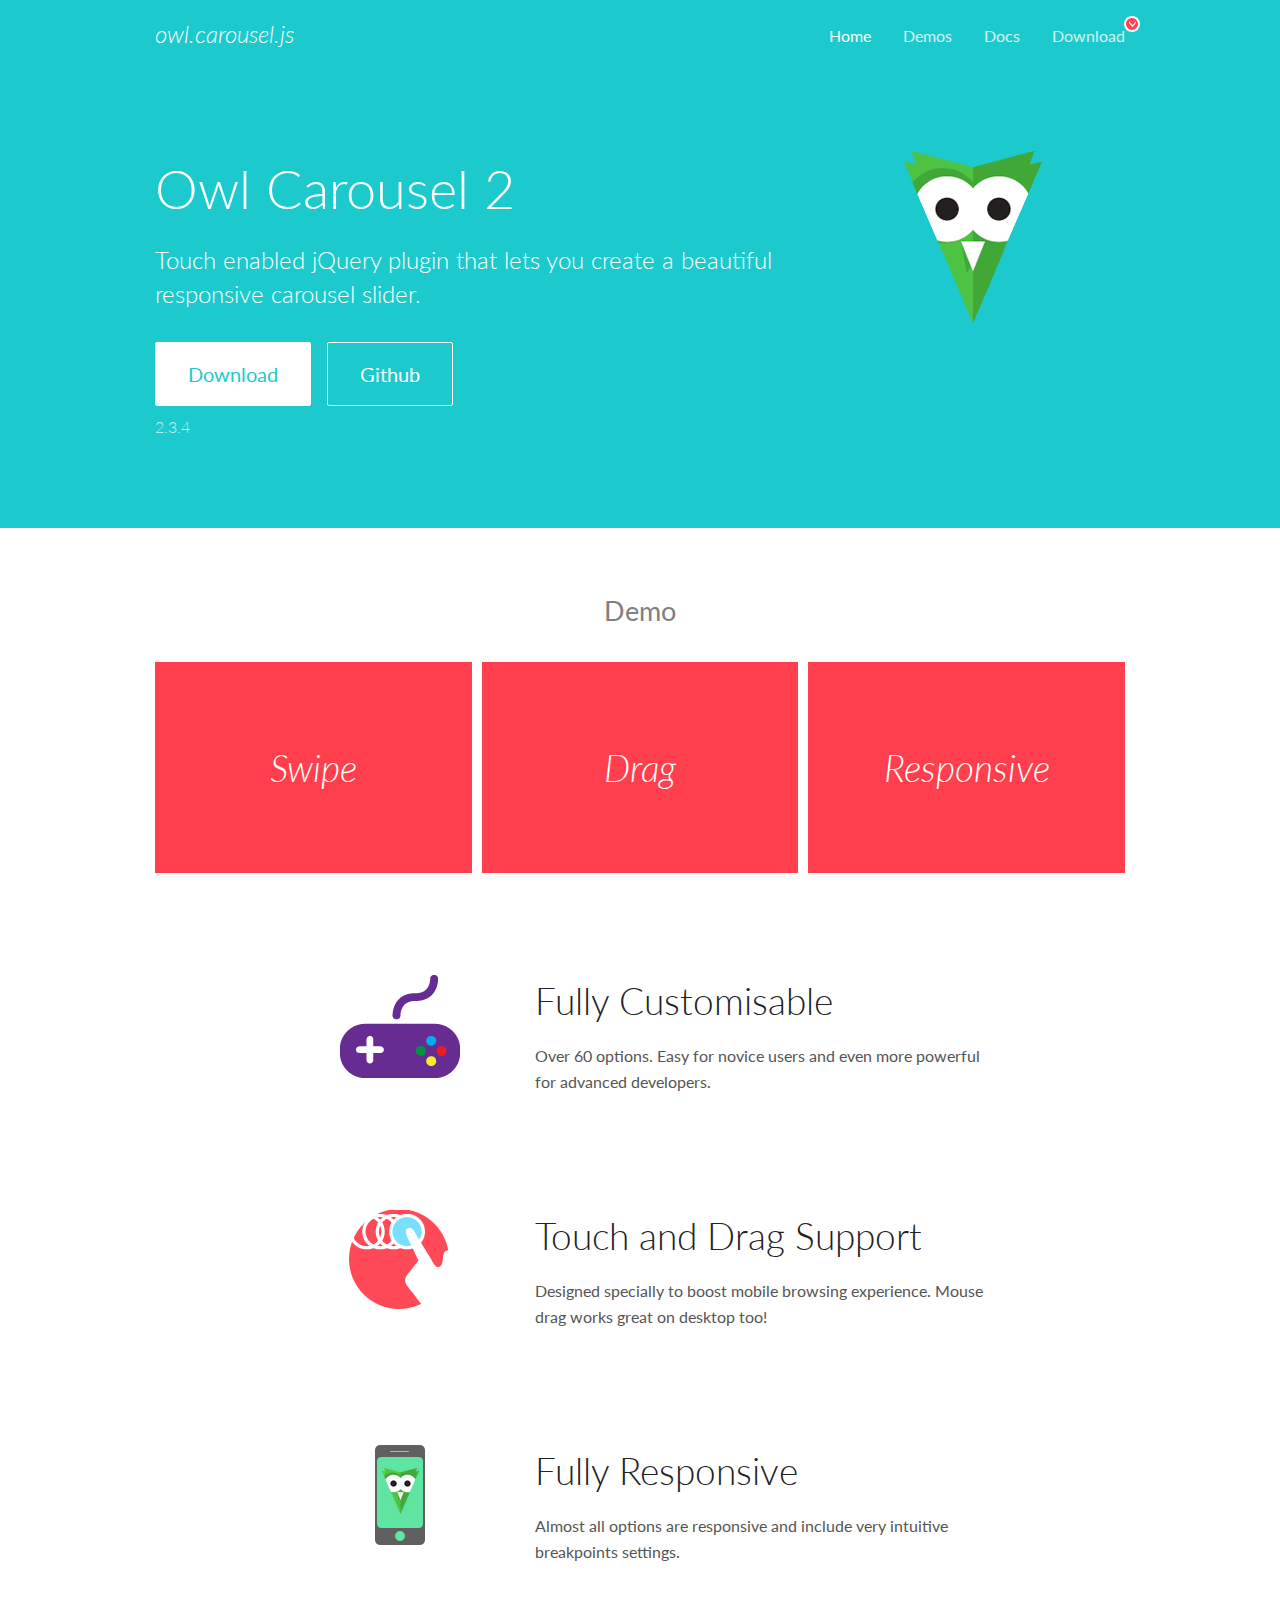
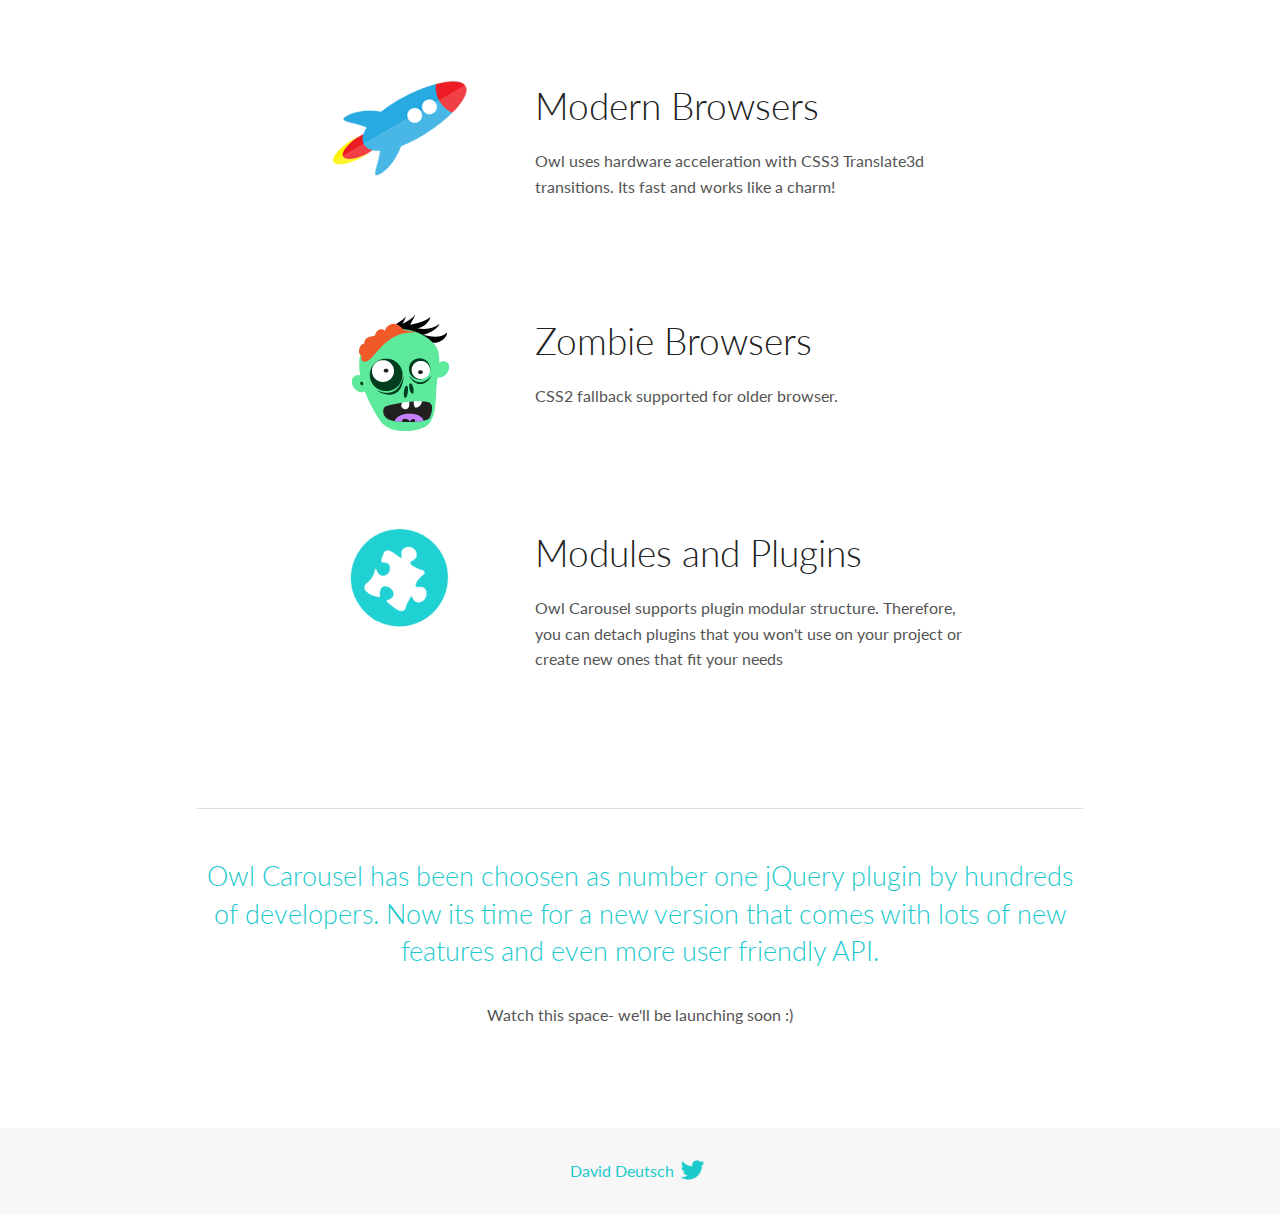
<file: OwlCarousel2-2.3.4/OwlCarousel2-2.3.4/docs/index.html>
<!DOCTYPE html>
<html lang="en">
  <head>

    <!-- head -->
    <meta charset="utf-8">
    <meta name="msapplication-tap-highlight" content="no" />
    <meta name="viewport" content="width=device-width, initial-scale=1.0" />
    <meta name="description" content="Touch enabled jQuery plugin that lets you create beautiful responsive carousel slider.">
    <meta name="author" content="David Deutsch">
    <title>
      Home | Owl Carousel | 2.3.4
    </title>

    <!-- Stylesheets -->
    <link href='https://fonts.googleapis.com/css?family=Lato:300,400,700,400italic,300italic' rel='stylesheet' type='text/css'>
    <link rel="stylesheet" href="assets/css/docs.theme.min.css">

    <!-- Owl Stylesheets -->
    <link rel="stylesheet" href="assets/owlcarousel/assets/owl.carousel.min.css">
    <link rel="stylesheet" href="assets/owlcarousel/assets/owl.theme.default.min.css">

    <!-- HTML5 shim and Respond.js IE8 support of HTML5 elements and media queries -->

    <!--[if lt IE 9]>
      <script src="https://oss.maxcdn.com/libs/html5shiv/3.7.0/html5shiv.js"></script>
      <script src="https://oss.maxcdn.com/libs/respond.js/1.3.0/respond.min.js"></script>
    <![endif]-->

    <!-- Favicons -->
    <link rel="apple-touch-icon-precomposed" sizes="144x144" href="assets/ico/apple-touch-icon-144-precomposed.png">
    <link rel="shortcut icon" href="assets/ico/favicon.png">
    <link rel="shortcut icon" href="favicon.ico">

    <!-- Yeah i know js should not be in header. Its required for demos.-->

    <!-- javascript -->
    <script src="assets/vendors/jquery.min.js"></script>
    <script src="assets/owlcarousel/owl.carousel.js"></script>
  </head>
  <body>

    <!-- header -->
    <header class="header">
      <div class="row">
        <div class="large-12 columns">
          <div class="brand left">
            <h3>
              <a href="/OwlCarousel2/">owl.carousel.js</a> 
            </h3>
          </div>
          <a id="toggle-nav" class="right">
            <span></span> <span></span> <span></span> 
          </a> 
          <div class="nav-bar">
            <ul class="clearfix">
              <li class="active">
                <a href="/OwlCarousel2/index.html">Home</a> 
              </li>
              <li> <a href="/OwlCarousel2/demos/demos.html">Demos</a>  </li>
              <li> <a href="/OwlCarousel2/docs/started-welcome.html">Docs</a>  </li>
              <li>
                <a href="https://github.com/OwlCarousel2/OwlCarousel2/archive/2.3.4.zip">Download</a> 
                <span class="download"></span> 
              </li>
            </ul>
          </div>
        </div>
      </div>
    </header>

    <!-- home panel -->
    <section id="hero">
      <div class="row">
        <div class="large-8 medium-8 columns">
          <h1>Owl Carousel 2</h1>
          <h4>Touch enabled jQuery plugin that lets you create a beautiful responsive carousel slider.</h4>
          <a href="https://github.com/OwlCarousel2/OwlCarousel2/archive/2.3.4.zip" class="hero-button">Download</a> 
          <a href="https://github.com/OwlCarousel2/OwlCarousel2" class="hero-button outline">Github</a> 
          <p>2.3.4</p>
        </div>
        <div class="large-4 medium-4 columns">
          <img class="owl-logo" src="assets/img/owl-logo.png" alt="mr. Owl">
        </div>
      </div>
    </section>

    <!-- body -->
    <div class="home-demo">
      <div class="row">
        <div class="large-12 columns">
          <h3>Demo</h3>
          <div class="owl-carousel">
            <div class="item">
              <h2>Swipe</h2>
            </div>
            <div class="item">
              <h2>Drag</h2>
            </div>
            <div class="item">
              <h2>Responsive</h2>
            </div>
            <div class="item">
              <h2>CSS3</h2>
            </div>
            <div class="item">
              <h2>Fast</h2>
            </div>
            <div class="item">
              <h2>Easy</h2>
            </div>
            <div class="item">
              <h2>Free</h2>
            </div>
            <div class="item">
              <h2>Upgradable</h2>
            </div>
            <div class="item">
              <h2>Tons of options</h2>
            </div>
            <div class="item">
              <h2>Infinity</h2>
            </div>
            <div class="item">
              <h2>Auto Width</h2>
            </div>
          </div>
        </div>
      </div>
    </div>
    <script>
      var owl = $('.owl-carousel');
      owl.owlCarousel({
        margin: 10,
        loop: true,
        responsive: {
          0: {
            items: 1
          },
          600: {
            items: 2
          },
          1000: {
            items: 3
          }
        }
      })
    </script>

    <!-- features -->
    <div id="features">
      <div class="row">
        <div class="small-12 medium-9 small-centered columns">
          <section class="row feature">
            <div class="medium-4 small-12 columns">
              <img src="assets/img/feature-options.png" alt="">
            </div>
            <div class="medium-8 small-12 columns">
              <h2>Fully Customisable</h2>
              <p>Over 60 options. Easy for novice users and even more powerful for advanced developers.</p>
            </div>
          </section>
          <section class="row feature">
            <div class="medium-4 small-12 columns">
              <img src="assets/img/feature-drag.png" alt="">
            </div>
            <div class="medium-8 small-12 columns">
              <h2>Touch and Drag Support</h2>
              <p>Designed specially to boost mobile browsing experience. Mouse drag works great on desktop too!</p>
            </div>
          </section>
          <section class="row feature">
            <div class="medium-4 small-12 columns">
              <img src="assets/img/feature-responsive.png" alt="">
            </div>
            <div class="medium-8 small-12 columns">
              <h2>Fully Responsive</h2>
              <p>Almost all options are responsive and include very intuitive breakpoints settings.</p>
            </div>
          </section>
          <section class="row feature">
            <div class="medium-4 small-12 columns">
              <img src="assets/img/feature-modern.png" alt="">
            </div>
            <div class="medium-8 small-12 columns">
              <h2>Modern Browsers</h2>
              <p>Owl uses hardware acceleration with CSS3 Translate3d transitions. Its fast and works like a charm! </p>
            </div>
          </section>
          <section class="row feature">
            <div class="medium-4 small-12 columns">
              <img src="assets/img/feature-zombie.png" alt="">
            </div>
            <div class="medium-8 small-12 columns">
              <h2>Zombie Browsers</h2>
              <p>CSS2 fallback supported for older browser.</p>
            </div>
          </section>
          <section class="row feature">
            <div class="medium-4 small-12 columns">
              <img src="assets/img/feature-module.png" alt="">
            </div>
            <div class="medium-8 small-12 columns">
              <h2>Modules and Plugins</h2>
              <p>Owl Carousel supports plugin modular structure. Therefore, you can detach plugins that you won&#x27;t use on your project or create new ones that fit your needs</p>
            </div>
          </section>
        </div>
      </div>
    </div>

    <!-- footer -->
    <section id="teaser-text">
      <div class="row">
        <div class="small-12 medium-11 small-centered columns">
          <hr>
          <h3 id="owl-carousel-has-been-choosen-as-number-one-jquery-plugin-by-hundreds-of-developers-now-its-time-for-a-new-version-that-comes-with-lots-of-new-features-and-even-more-user-friendly-api-">Owl Carousel has been choosen as number one jQuery plugin by hundreds of developers. Now its time for a new version that comes with lots of new features and even more user friendly API.</h3>
          <p>Watch this space- we&#39;ll be launching soon :)</p>
        </div>
      </div>
    </section>

    <!-- footer -->
    <footer class="footer">
      <div class="row">
        <div class="large-12 columns">
          <h5>
            <a href="/OwlCarousel2/docs/support-contact.html">David Deutsch</a> 
            <a id="custom-tweet-button" href="https://twitter.com/share?url=https://github.com/OwlCarousel2/OwlCarousel2&text=Owl Carousel - This is so awesome! " target="_blank"></a> 
          </h5>
        </div>
      </div>
    </footer>

    <!-- vendors -->
    <script src="assets/vendors/highlight.js"></script>
    <script src="assets/js/app.js"></script>
  </body>
</html>
</file>
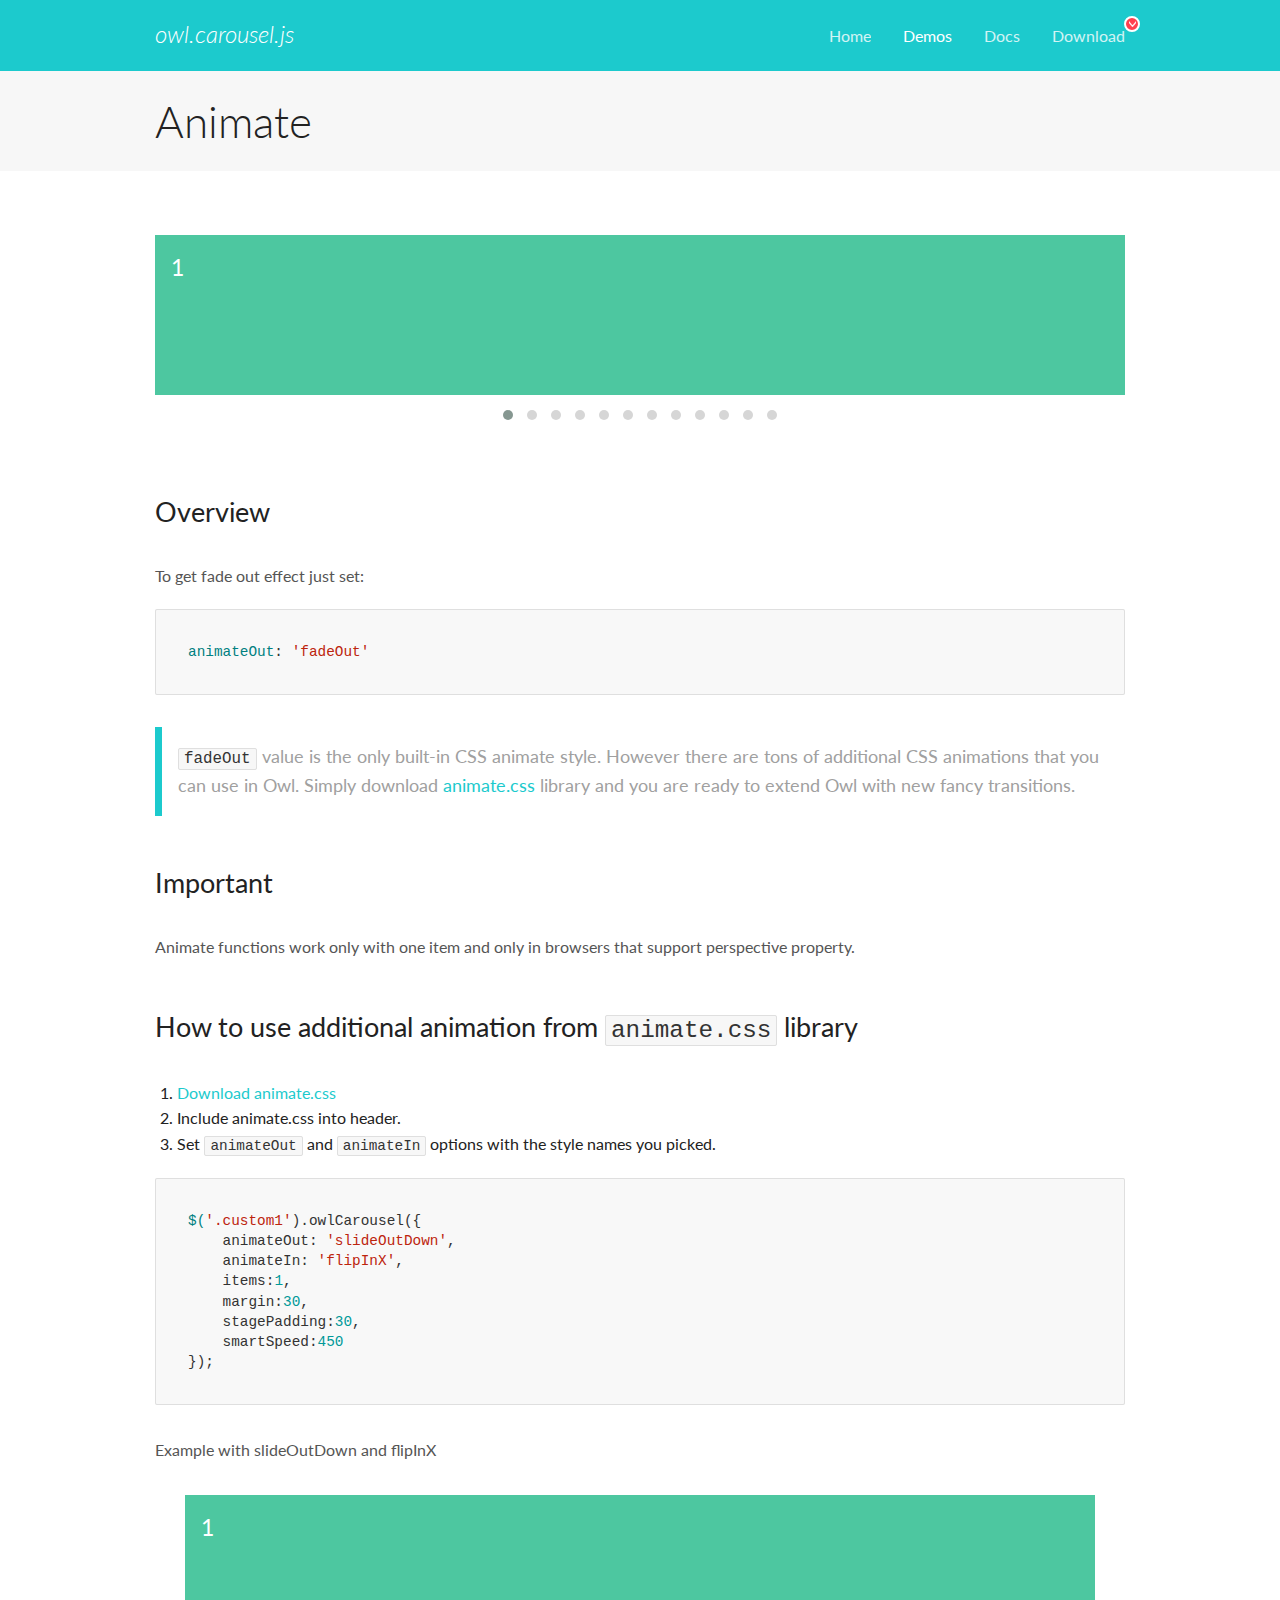
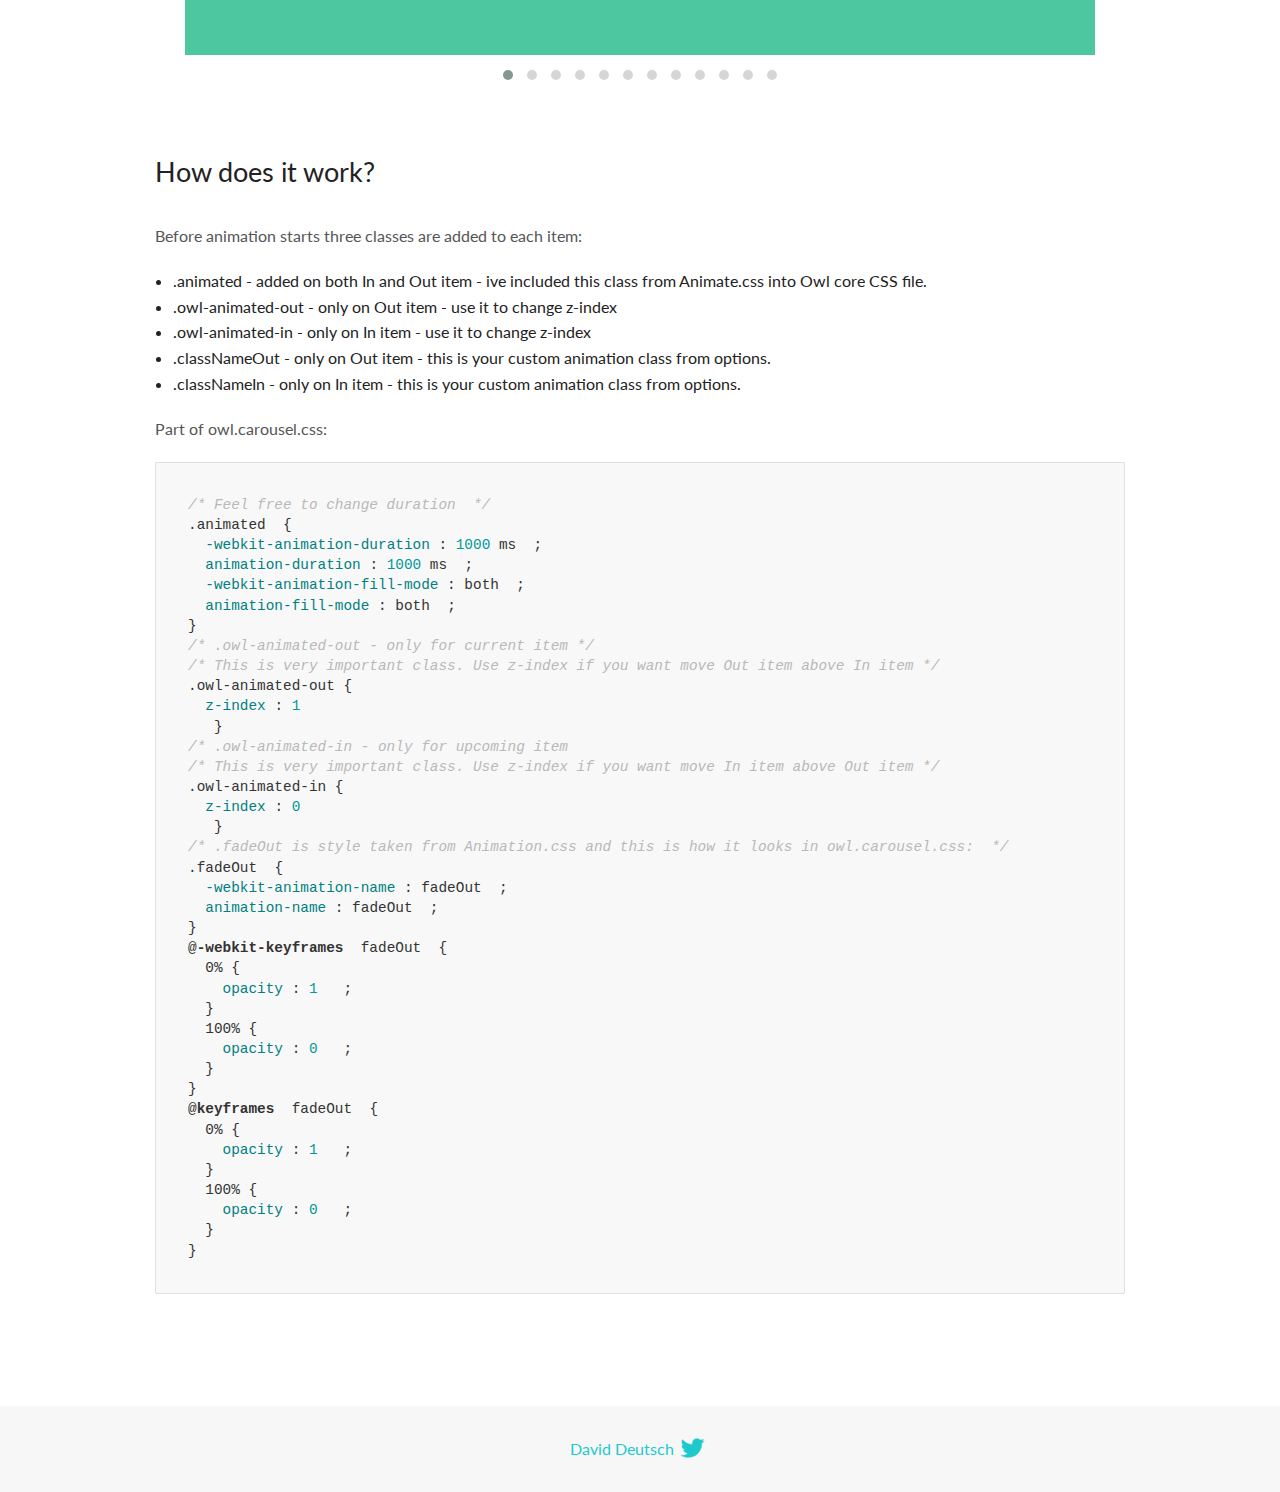
<file: OwlCarousel2-2.3.4/OwlCarousel2-2.3.4/docs/demos/animate.html>
<!DOCTYPE html>
<html lang="en">
  <head>

    <!-- head -->
    <meta charset="utf-8">
    <meta name="msapplication-tap-highlight" content="no" />
    <meta name="viewport" content="width=device-width, initial-scale=1.0" />
    <meta name="description" content="Animate carousel">
    <meta name="author" content="David Deutsch">
    <title>
      Animate Demo | Owl Carousel | 2.3.4
    </title>

    <!-- Stylesheets -->
    <link href='https://fonts.googleapis.com/css?family=Lato:300,400,700,400italic,300italic' rel='stylesheet' type='text/css'>
    <link rel="stylesheet" href="../assets/css/docs.theme.min.css">

    <!-- Owl Stylesheets -->
    <link rel="stylesheet" href="../assets/owlcarousel/assets/owl.carousel.min.css">
    <link rel="stylesheet" href="../assets/owlcarousel/assets/owl.theme.default.min.css">

    <!-- HTML5 shim and Respond.js IE8 support of HTML5 elements and media queries -->

    <!--[if lt IE 9]>
      <script src="https://oss.maxcdn.com/libs/html5shiv/3.7.0/html5shiv.js"></script>
      <script src="https://oss.maxcdn.com/libs/respond.js/1.3.0/respond.min.js"></script>
    <![endif]-->

    <!-- Favicons -->
    <link rel="apple-touch-icon-precomposed" sizes="144x144" href="../assets/ico/apple-touch-icon-144-precomposed.png">
    <link rel="shortcut icon" href="../assets/ico/favicon.png">
    <link rel="shortcut icon" href="favicon.ico">

    <!-- Yeah i know js should not be in header. Its required for demos.-->

    <!-- javascript -->
    <script src="../assets/vendors/jquery.min.js"></script>
    <script src="../assets/owlcarousel/owl.carousel.js"></script>
  </head>
  <body>

    <!-- header -->
    <header class="header">
      <div class="row">
        <div class="large-12 columns">
          <div class="brand left">
            <h3>
              <a href="/OwlCarousel2/">owl.carousel.js</a> 
            </h3>
          </div>
          <a id="toggle-nav" class="right">
            <span></span> <span></span> <span></span> 
          </a> 
          <div class="nav-bar">
            <ul class="clearfix">
              <li> <a href="/OwlCarousel2/index.html">Home</a>  </li>
              <li class="active">
                <a href="/OwlCarousel2/demos/demos.html">Demos</a> 
              </li>
              <li> <a href="/OwlCarousel2/docs/started-welcome.html">Docs</a>  </li>
              <li>
                <a href="https://github.com/OwlCarousel2/OwlCarousel2/archive/2.3.4.zip">Download</a> 
                <span class="download"></span> 
              </li>
            </ul>
          </div>
        </div>
      </div>
    </header>

    <!-- title -->
    <section class="title">
      <div class="row">
        <div class="large-12 columns">
          <h1>Animate</h1>
        </div>
      </div>
    </section>

    <!--  Demos -->
    <section id="demos">
      <div class="row">
        <div class="large-12 columns">
          <div class="fadeOut owl-carousel owl-theme">
            <div class="item">
              <h4>1</h4>
            </div>
            <div class="item">
              <h4>2</h4>
            </div>
            <div class="item">
              <h4>3</h4>
            </div>
            <div class="item">
              <h4>4</h4>
            </div>
            <div class="item">
              <h4>5</h4>
            </div>
            <div class="item">
              <h4>6</h4>
            </div>
            <div class="item">
              <h4>7</h4>
            </div>
            <div class="item">
              <h4>8</h4>
            </div>
            <div class="item">
              <h4>9</h4>
            </div>
            <div class="item">
              <h4>10</h4>
            </div>
            <div class="item">
              <h4>11</h4>
            </div>
            <div class="item">
              <h4>12</h4>
            </div>
          </div>
          <h3 id="overview">Overview</h3>
          <p>To get fade out effect just set:</p>
          <pre><code>animateOut: &#39;fadeOut&#39;</code></pre>
          <blockquote>
            <p><code>fadeOut</code> value is the only built-in CSS animate style. However there are tons of additional CSS animations that you can use in Owl. Simply download
              <a href="https://daneden.github.io/animate.css/">animate.css</a>  library and you are ready to extend Owl with new fancy transitions.</p>
          </blockquote>
          <h3 id="important">Important</h3>
          <p>Animate functions work only with one item and only in browsers that support perspective property.</p>
          <h3 id="how-to-use-additional-animation-from-animate-css-library">How to use additional animation from <code>animate.css</code> library</h3>
          <ol>
            <li> <a href="https://daneden.github.io/animate.css/">Download animate.css</a>  </li>
            <li>Include animate.css into header.</li>
            <li>Set <code>animateOut</code> and <code>animateIn</code> options with the style names you picked.</li>
          </ol>
          <pre><code>$(&#39;.custom1&#39;).owlCarousel({
    animateOut: &#39;slideOutDown&#39;,
    animateIn: &#39;flipInX&#39;,
    items:1,
    margin:30,
    stagePadding:30,
    smartSpeed:450
});</code></pre>
          <p>Example with slideOutDown and flipInX</p>
          <div class="custom1 owl-carousel owl-theme">
            <div class="item">
              <h4>1</h4>
            </div>
            <div class="item">
              <h4>2</h4>
            </div>
            <div class="item">
              <h4>3</h4>
            </div>
            <div class="item">
              <h4>4</h4>
            </div>
            <div class="item">
              <h4>5</h4>
            </div>
            <div class="item">
              <h4>6</h4>
            </div>
            <div class="item">
              <h4>7</h4>
            </div>
            <div class="item">
              <h4>8</h4>
            </div>
            <div class="item">
              <h4>9</h4>
            </div>
            <div class="item">
              <h4>10</h4>
            </div>
            <div class="item">
              <h4>11</h4>
            </div>
            <div class="item">
              <h4>12</h4>
            </div>
          </div>
          <h3 id="how-does-it-work-">How does it work?</h3>
          <p>Before animation starts three classes are added to each item:</p>
          <ul>
            <li>.animated - added on both In and Out item - ive included this class from Animate.css into Owl core CSS file.</li>
            <li>.owl-animated-out - only on Out item - use it to change z-index</li>
            <li>.owl-animated-in - only on In item - use it to change z-index</li>
            <li>.classNameOut - only on Out item - this is your custom animation class from options.</li>
            <li>.classNameIn - only on In item - this is your custom animation class from options.</li>
          </ul>
          <p>Part of owl.carousel.css:</p>
          <pre><code class="language-css"><span class="comment">/* Feel free to change duration  */</span> 
<span class="class">.animated</span>  <span class="rules">{
  <span class="rule"><span class="attribute">-webkit-animation-duration</span> :<span class="value"> <span class="number">1000</span> ms</span> </span> ;
  <span class="rule"><span class="attribute">animation-duration</span> :<span class="value"> <span class="number">1000</span> ms</span> </span> ;
  <span class="rule"><span class="attribute">-webkit-animation-fill-mode</span> :<span class="value"> both</span> </span> ;
  <span class="rule"><span class="attribute">animation-fill-mode</span> :<span class="value"> both</span> </span> ;
<span class="rule">}</span> </span> 
<span class="comment">/* .owl-animated-out - only for current item */</span> 
<span class="comment">/* This is very important class. Use z-index if you want move Out item above In item */</span> 
<span class="class">.owl-animated-out</span> <span class="rules">{
  <span class="rule"><span class="attribute">z-index</span> :<span class="value"> <span class="number">1</span> 
</span> </span> </span> }
<span class="comment">/* .owl-animated-in - only for upcoming item
/* This is very important class. Use z-index if you want move In item above Out item */</span> 
<span class="class">.owl-animated-in</span> <span class="rules">{
  <span class="rule"><span class="attribute">z-index</span> :<span class="value"> <span class="number">0</span> 
</span> </span> </span> }
<span class="comment">/* .fadeOut is style taken from Animation.css and this is how it looks in owl.carousel.css:  */</span> 
<span class="class">.fadeOut</span>  <span class="rules">{
  <span class="rule"><span class="attribute">-webkit-animation-name</span> :<span class="value"> fadeOut</span> </span> ;
  <span class="rule"><span class="attribute">animation-name</span> :<span class="value"> fadeOut</span> </span> ;
<span class="rule">}</span> </span> 
<span class="at_rule">@<span class="keyword">-webkit-keyframes</span>  fadeOut </span> {
  0% <span class="rules">{
    <span class="rule"><span class="attribute">opacity</span> :<span class="value"> <span class="number">1</span> </span> </span> ;
  <span class="rule">}</span> </span> 
  100% <span class="rules">{
    <span class="rule"><span class="attribute">opacity</span> :<span class="value"> <span class="number">0</span> </span> </span> ;
  <span class="rule">}</span> </span> 
}
<span class="at_rule">@<span class="keyword">keyframes</span>  fadeOut </span> {
  0% <span class="rules">{
    <span class="rule"><span class="attribute">opacity</span> :<span class="value"> <span class="number">1</span> </span> </span> ;
  <span class="rule">}</span> </span> 
  100% <span class="rules">{
    <span class="rule"><span class="attribute">opacity</span> :<span class="value"> <span class="number">0</span> </span> </span> ;
  <span class="rule">}</span> </span> 
}</code></pre>
          <link rel="stylesheet" href="../assets/css/animate.css">
          <script>
            jQuery(document).ready(function($) {
              $('.fadeOut').owlCarousel({
                items: 1,
                animateOut: 'fadeOut',
                loop: true,
                margin: 10,
              });
              $('.custom1').owlCarousel({
                animateOut: 'slideOutDown',
                animateIn: 'flipInX',
                items: 1,
                margin: 30,
                stagePadding: 30,
                smartSpeed: 450
              });
            });
          </script>
        </div>
      </div>
    </section>

    <!-- footer -->
    <footer class="footer">
      <div class="row">
        <div class="large-12 columns">
          <h5>
            <a href="/OwlCarousel2/docs/support-contact.html">David Deutsch</a> 
            <a id="custom-tweet-button" href="https://twitter.com/share?url=https://github.com/OwlCarousel2/OwlCarousel2&text=Owl Carousel - This is so awesome! " target="_blank"></a> 
          </h5>
        </div>
      </div>
    </footer>

    <!-- vendors -->
    <script src="../assets/vendors/highlight.js"></script>
    <script src="../assets/js/app.js"></script>
  </body>
</html>
</file>
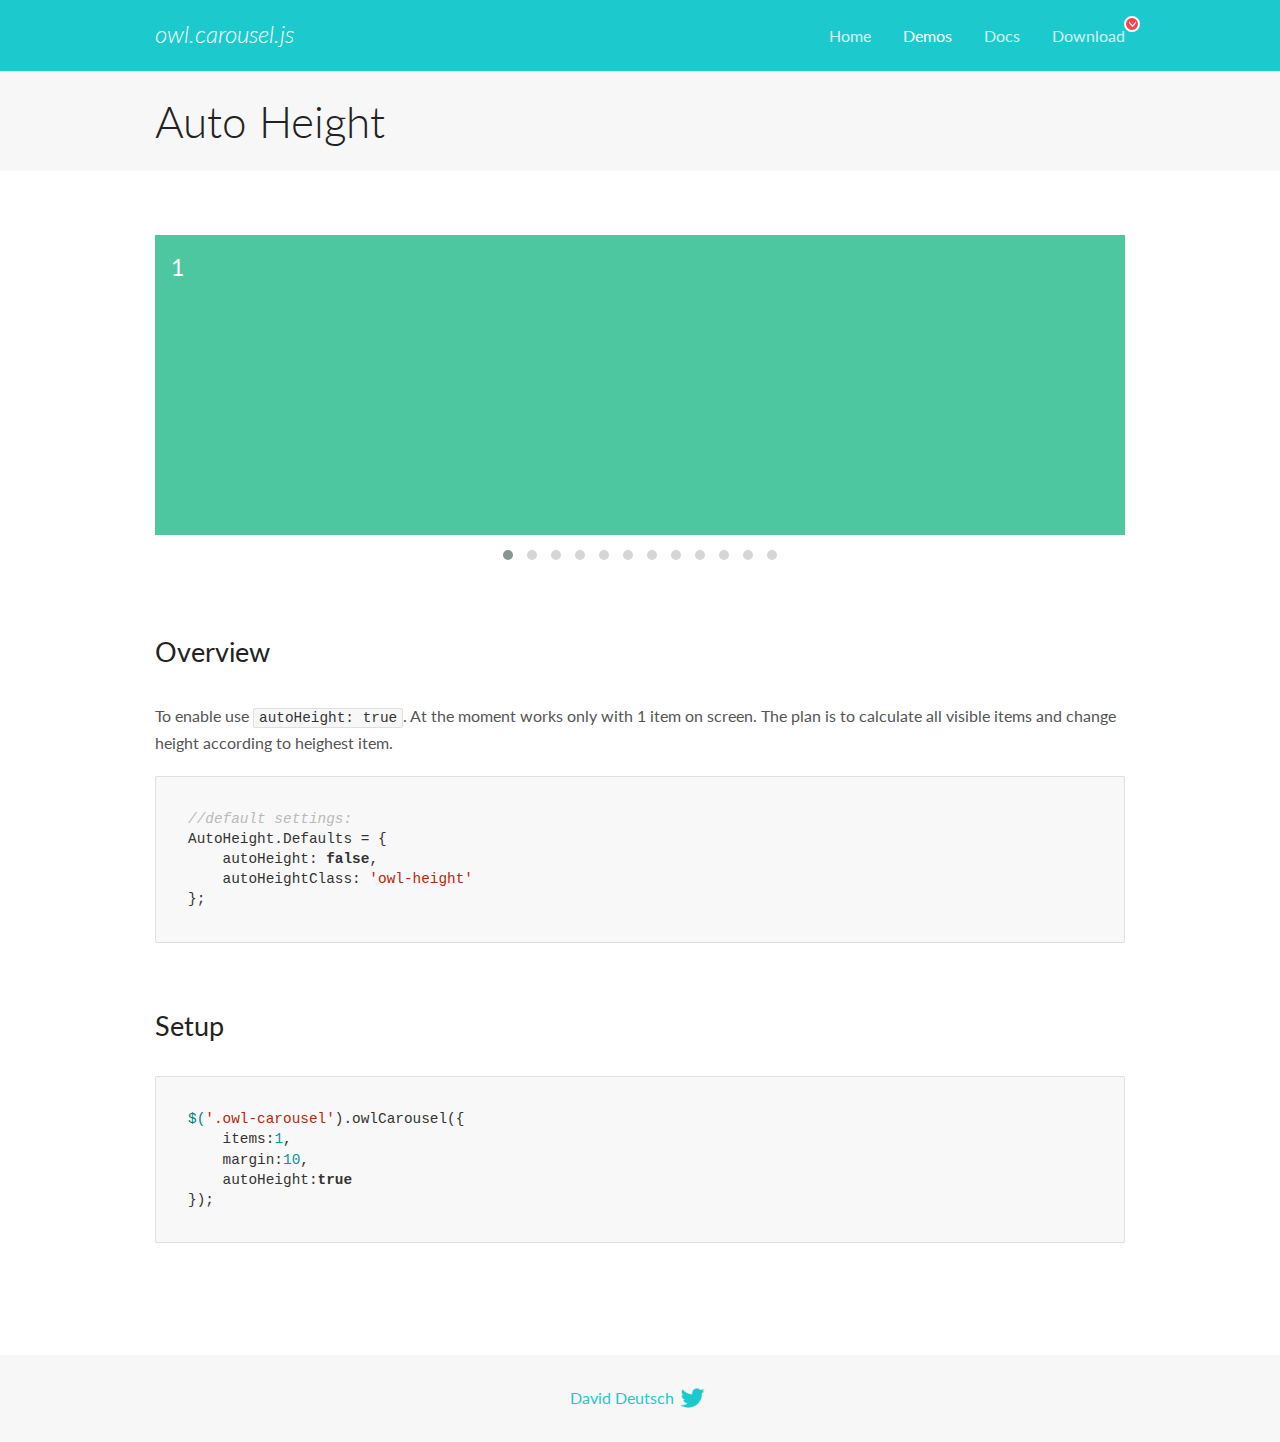
<file: OwlCarousel2-2.3.4/OwlCarousel2-2.3.4/docs/demos/autoheight.html>
<!DOCTYPE html>
<html lang="en">
  <head>

    <!-- head -->
    <meta charset="utf-8">
    <meta name="msapplication-tap-highlight" content="no" />
    <meta name="viewport" content="width=device-width, initial-scale=1.0" />
    <meta name="description" content="autoHeight usage demo">
    <meta name="author" content="David Deutsch">
    <title>
      Auto Height Demo | Owl Carousel | 2.3.4
    </title>

    <!-- Stylesheets -->
    <link href='https://fonts.googleapis.com/css?family=Lato:300,400,700,400italic,300italic' rel='stylesheet' type='text/css'>
    <link rel="stylesheet" href="../assets/css/docs.theme.min.css">

    <!-- Owl Stylesheets -->
    <link rel="stylesheet" href="../assets/owlcarousel/assets/owl.carousel.min.css">
    <link rel="stylesheet" href="../assets/owlcarousel/assets/owl.theme.default.min.css">

    <!-- HTML5 shim and Respond.js IE8 support of HTML5 elements and media queries -->

    <!--[if lt IE 9]>
      <script src="https://oss.maxcdn.com/libs/html5shiv/3.7.0/html5shiv.js"></script>
      <script src="https://oss.maxcdn.com/libs/respond.js/1.3.0/respond.min.js"></script>
    <![endif]-->

    <!-- Favicons -->
    <link rel="apple-touch-icon-precomposed" sizes="144x144" href="../assets/ico/apple-touch-icon-144-precomposed.png">
    <link rel="shortcut icon" href="../assets/ico/favicon.png">
    <link rel="shortcut icon" href="favicon.ico">

    <!-- Yeah i know js should not be in header. Its required for demos.-->

    <!-- javascript -->
    <script src="../assets/vendors/jquery.min.js"></script>
    <script src="../assets/owlcarousel/owl.carousel.js"></script>
  </head>
  <body>

    <!-- header -->
    <header class="header">
      <div class="row">
        <div class="large-12 columns">
          <div class="brand left">
            <h3>
              <a href="/OwlCarousel2/">owl.carousel.js</a> 
            </h3>
          </div>
          <a id="toggle-nav" class="right">
            <span></span> <span></span> <span></span> 
          </a> 
          <div class="nav-bar">
            <ul class="clearfix">
              <li> <a href="/OwlCarousel2/index.html">Home</a>  </li>
              <li class="active">
                <a href="/OwlCarousel2/demos/demos.html">Demos</a> 
              </li>
              <li> <a href="/OwlCarousel2/docs/started-welcome.html">Docs</a>  </li>
              <li>
                <a href="https://github.com/OwlCarousel2/OwlCarousel2/archive/2.3.4.zip">Download</a> 
                <span class="download"></span> 
              </li>
            </ul>
          </div>
        </div>
      </div>
    </header>

    <!-- title -->
    <section class="title">
      <div class="row">
        <div class="large-12 columns">
          <h1>Auto Height</h1>
        </div>
      </div>
    </section>

    <!--  Demos -->
    <section id="demos">
      <div class="row">
        <div class="large-12 columns">
          <div class="owl-carousel owl-theme">
            <div class="item" style="height:300px">
              <h4>1</h4>
            </div>
            <div class="item" style="height:100px">
              <h4>2</h4>
            </div>
            <div class="item" style="height:500px">
              <h4>3</h4>
            </div>
            <div class="item" style="height:250px">
              <h4>4</h4>
            </div>
            <div class="item" style="height:400px">
              <h4>5</h4>
            </div>
            <div class="item" style="height:500px">
              <h4>6</h4>
            </div>
            <div class="item" style="height:600px">
              <h4>7</h4>
            </div>
            <div class="item" style="height:400px">
              <h4>8</h4>
            </div>
            <div class="item" style="height:300px">
              <h4>9</h4>
            </div>
            <div class="item" style="height:350px">
              <h4>10</h4>
            </div>
            <div class="item" style="height:200px">
              <h4>11</h4>
            </div>
            <div class="item" style="height:150px">
              <h4>12</h4>
            </div>
          </div>
          <h3 id="overview">Overview</h3>
          <p>To enable use <code>autoHeight: true</code>. At the moment works only with 1 item on screen. The plan is to calculate all visible items and change height according to heighest item.</p>
          <pre><code>//default settings:
AutoHeight.Defaults = {
    autoHeight: false,
    autoHeightClass: &#39;owl-height&#39;
};</code></pre>
          <h3 id="setup">Setup</h3>
          <pre><code>$(&#39;.owl-carousel&#39;).owlCarousel({
    items:1,
    margin:10,
    autoHeight:true
});</code></pre>
          <script>
            $(document).ready(function() {
              $('.owl-carousel').owlCarousel({
                items: 1,
                margin: 10,
                autoHeight: true
              });
            })
          </script>
        </div>
      </div>
    </section>

    <!-- footer -->
    <footer class="footer">
      <div class="row">
        <div class="large-12 columns">
          <h5>
            <a href="/OwlCarousel2/docs/support-contact.html">David Deutsch</a> 
            <a id="custom-tweet-button" href="https://twitter.com/share?url=https://github.com/OwlCarousel2/OwlCarousel2&text=Owl Carousel - This is so awesome! " target="_blank"></a> 
          </h5>
        </div>
      </div>
    </footer>

    <!-- vendors -->
    <script src="../assets/vendors/highlight.js"></script>
    <script src="../assets/js/app.js"></script>
  </body>
</html>
</file>
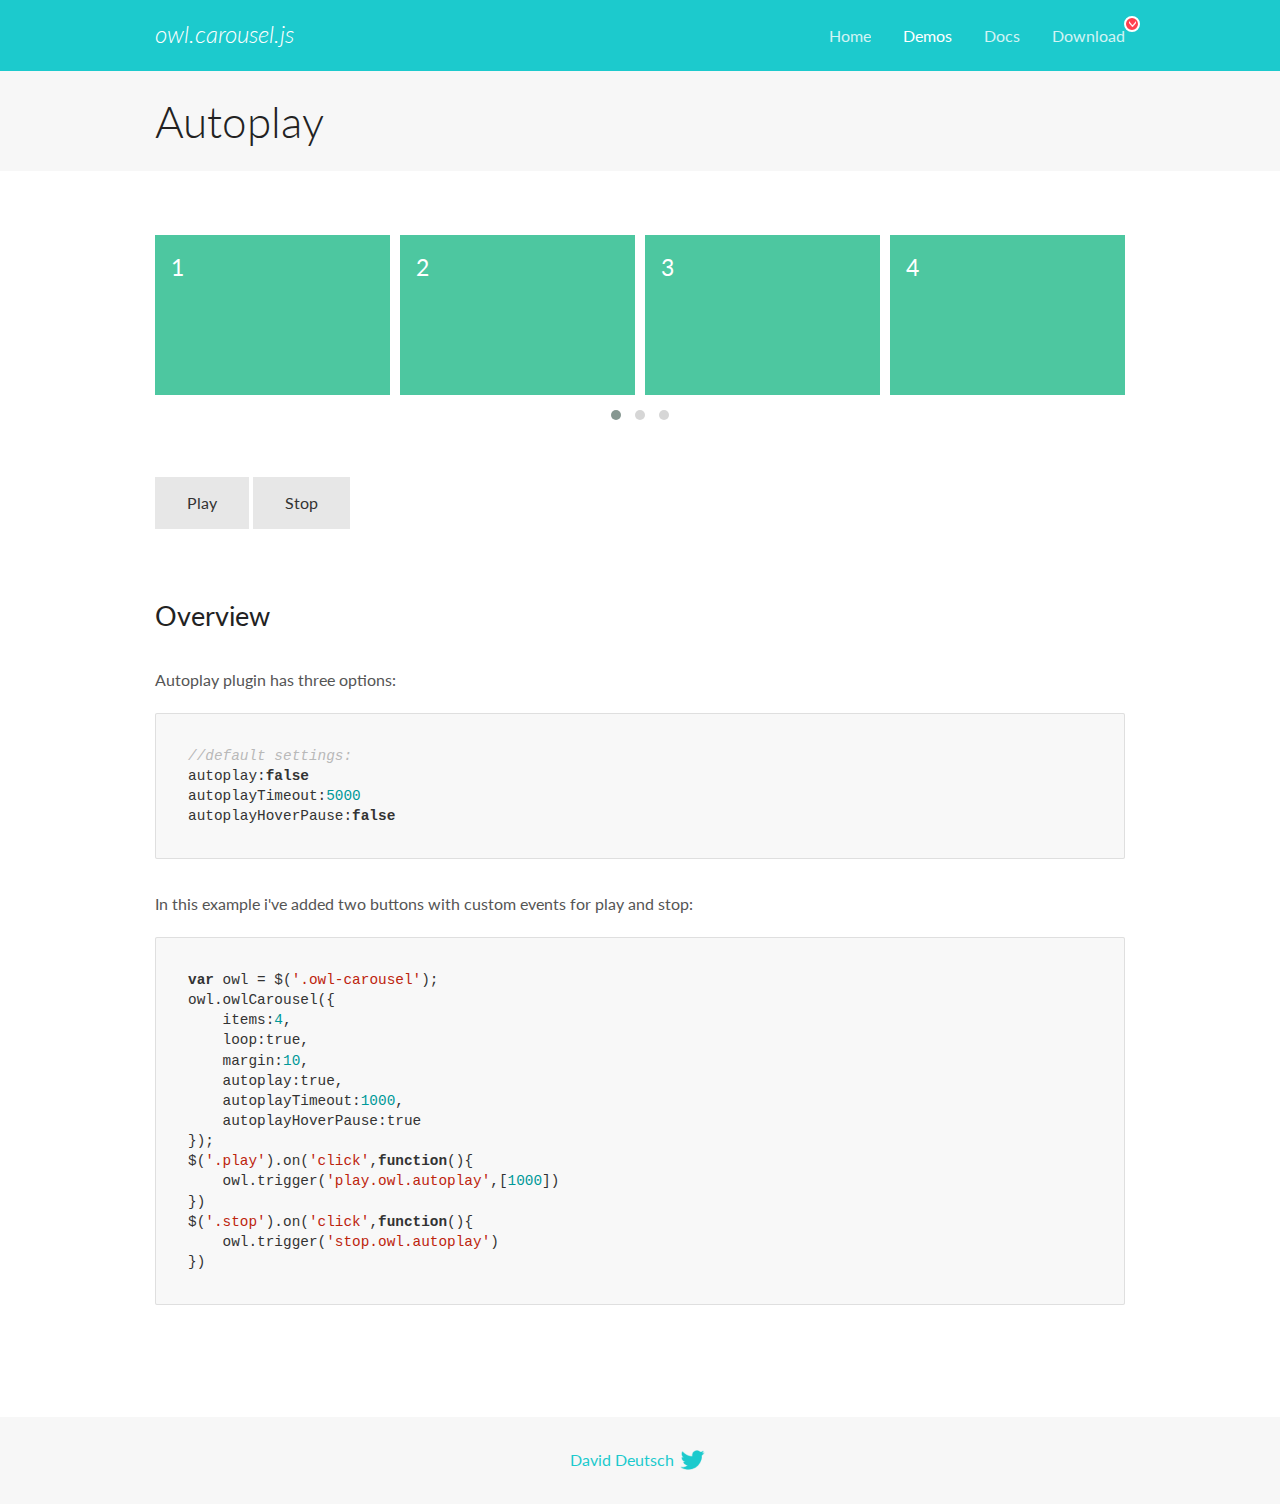
<file: OwlCarousel2-2.3.4/OwlCarousel2-2.3.4/docs/demos/autoplay.html>
<!DOCTYPE html>
<html lang="en">
  <head>

    <!-- head -->
    <meta charset="utf-8">
    <meta name="msapplication-tap-highlight" content="no" />
    <meta name="viewport" content="width=device-width, initial-scale=1.0" />
    <meta name="description" content="Autoplay usage demo">
    <meta name="author" content="David Deutsch">
    <title>
      Autoplay Demo | Owl Carousel | 2.3.4
    </title>

    <!-- Stylesheets -->
    <link href='https://fonts.googleapis.com/css?family=Lato:300,400,700,400italic,300italic' rel='stylesheet' type='text/css'>
    <link rel="stylesheet" href="../assets/css/docs.theme.min.css">

    <!-- Owl Stylesheets -->
    <link rel="stylesheet" href="../assets/owlcarousel/assets/owl.carousel.min.css">
    <link rel="stylesheet" href="../assets/owlcarousel/assets/owl.theme.default.min.css">

    <!-- HTML5 shim and Respond.js IE8 support of HTML5 elements and media queries -->

    <!--[if lt IE 9]>
      <script src="https://oss.maxcdn.com/libs/html5shiv/3.7.0/html5shiv.js"></script>
      <script src="https://oss.maxcdn.com/libs/respond.js/1.3.0/respond.min.js"></script>
    <![endif]-->

    <!-- Favicons -->
    <link rel="apple-touch-icon-precomposed" sizes="144x144" href="../assets/ico/apple-touch-icon-144-precomposed.png">
    <link rel="shortcut icon" href="../assets/ico/favicon.png">
    <link rel="shortcut icon" href="favicon.ico">

    <!-- Yeah i know js should not be in header. Its required for demos.-->

    <!-- javascript -->
    <script src="../assets/vendors/jquery.min.js"></script>
    <script src="../assets/owlcarousel/owl.carousel.js"></script>
  </head>
  <body>

    <!-- header -->
    <header class="header">
      <div class="row">
        <div class="large-12 columns">
          <div class="brand left">
            <h3>
              <a href="/OwlCarousel2/">owl.carousel.js</a> 
            </h3>
          </div>
          <a id="toggle-nav" class="right">
            <span></span> <span></span> <span></span> 
          </a> 
          <div class="nav-bar">
            <ul class="clearfix">
              <li> <a href="/OwlCarousel2/index.html">Home</a>  </li>
              <li class="active">
                <a href="/OwlCarousel2/demos/demos.html">Demos</a> 
              </li>
              <li> <a href="/OwlCarousel2/docs/started-welcome.html">Docs</a>  </li>
              <li>
                <a href="https://github.com/OwlCarousel2/OwlCarousel2/archive/2.3.4.zip">Download</a> 
                <span class="download"></span> 
              </li>
            </ul>
          </div>
        </div>
      </div>
    </header>

    <!-- title -->
    <section class="title">
      <div class="row">
        <div class="large-12 columns">
          <h1>Autoplay</h1>
        </div>
      </div>
    </section>

    <!--  Demos -->
    <section id="demos">
      <div class="row">
        <div class="large-12 columns">
          <div class="owl-carousel owl-theme">
            <div class="item">
              <h4>1</h4>
            </div>
            <div class="item">
              <h4>2</h4>
            </div>
            <div class="item">
              <h4>3</h4>
            </div>
            <div class="item">
              <h4>4</h4>
            </div>
            <div class="item">
              <h4>5</h4>
            </div>
            <div class="item">
              <h4>6</h4>
            </div>
            <div class="item">
              <h4>7</h4>
            </div>
            <div class="item">
              <h4>8</h4>
            </div>
            <div class="item">
              <h4>9</h4>
            </div>
            <div class="item">
              <h4>10</h4>
            </div>
            <div class="item">
              <h4>11</h4>
            </div>
            <div class="item">
              <h4>12</h4>
            </div>
          </div>
          <a class="button secondary play">Play</a> 
          <a class="button secondary stop">Stop</a> 
          <h3 id="overview">Overview</h3>
          <p>Autoplay plugin has three options:</p>
          <pre><code>//default settings:
autoplay:false
autoplayTimeout:5000
autoplayHoverPause:false</code></pre>
          <p>In this example i&#39;ve added two buttons with custom events for play and stop:</p>
          <pre><code>var owl = $(&#39;.owl-carousel&#39;);
owl.owlCarousel({
    items:4,
    loop:true,
    margin:10,
    autoplay:true,
    autoplayTimeout:1000,
    autoplayHoverPause:true
});
$(&#39;.play&#39;).on(&#39;click&#39;,function(){
    owl.trigger(&#39;play.owl.autoplay&#39;,[1000])
})
$(&#39;.stop&#39;).on(&#39;click&#39;,function(){
    owl.trigger(&#39;stop.owl.autoplay&#39;)
})</code></pre>
          <script>
            $(document).ready(function() {
              var owl = $('.owl-carousel');
              owl.owlCarousel({
                items: 4,
                loop: true,
                margin: 10,
                autoplay: true,
                autoplayTimeout: 1000,
                autoplayHoverPause: true
              });
              $('.play').on('click', function() {
                owl.trigger('play.owl.autoplay', [1000])
              })
              $('.stop').on('click', function() {
                owl.trigger('stop.owl.autoplay')
              })
            })
          </script>
        </div>
      </div>
    </section>

    <!-- footer -->
    <footer class="footer">
      <div class="row">
        <div class="large-12 columns">
          <h5>
            <a href="/OwlCarousel2/docs/support-contact.html">David Deutsch</a> 
            <a id="custom-tweet-button" href="https://twitter.com/share?url=https://github.com/OwlCarousel2/OwlCarousel2&text=Owl Carousel - This is so awesome! " target="_blank"></a> 
          </h5>
        </div>
      </div>
    </footer>

    <!-- vendors -->
    <script src="../assets/vendors/highlight.js"></script>
    <script src="../assets/js/app.js"></script>
  </body>
</html>
</file>
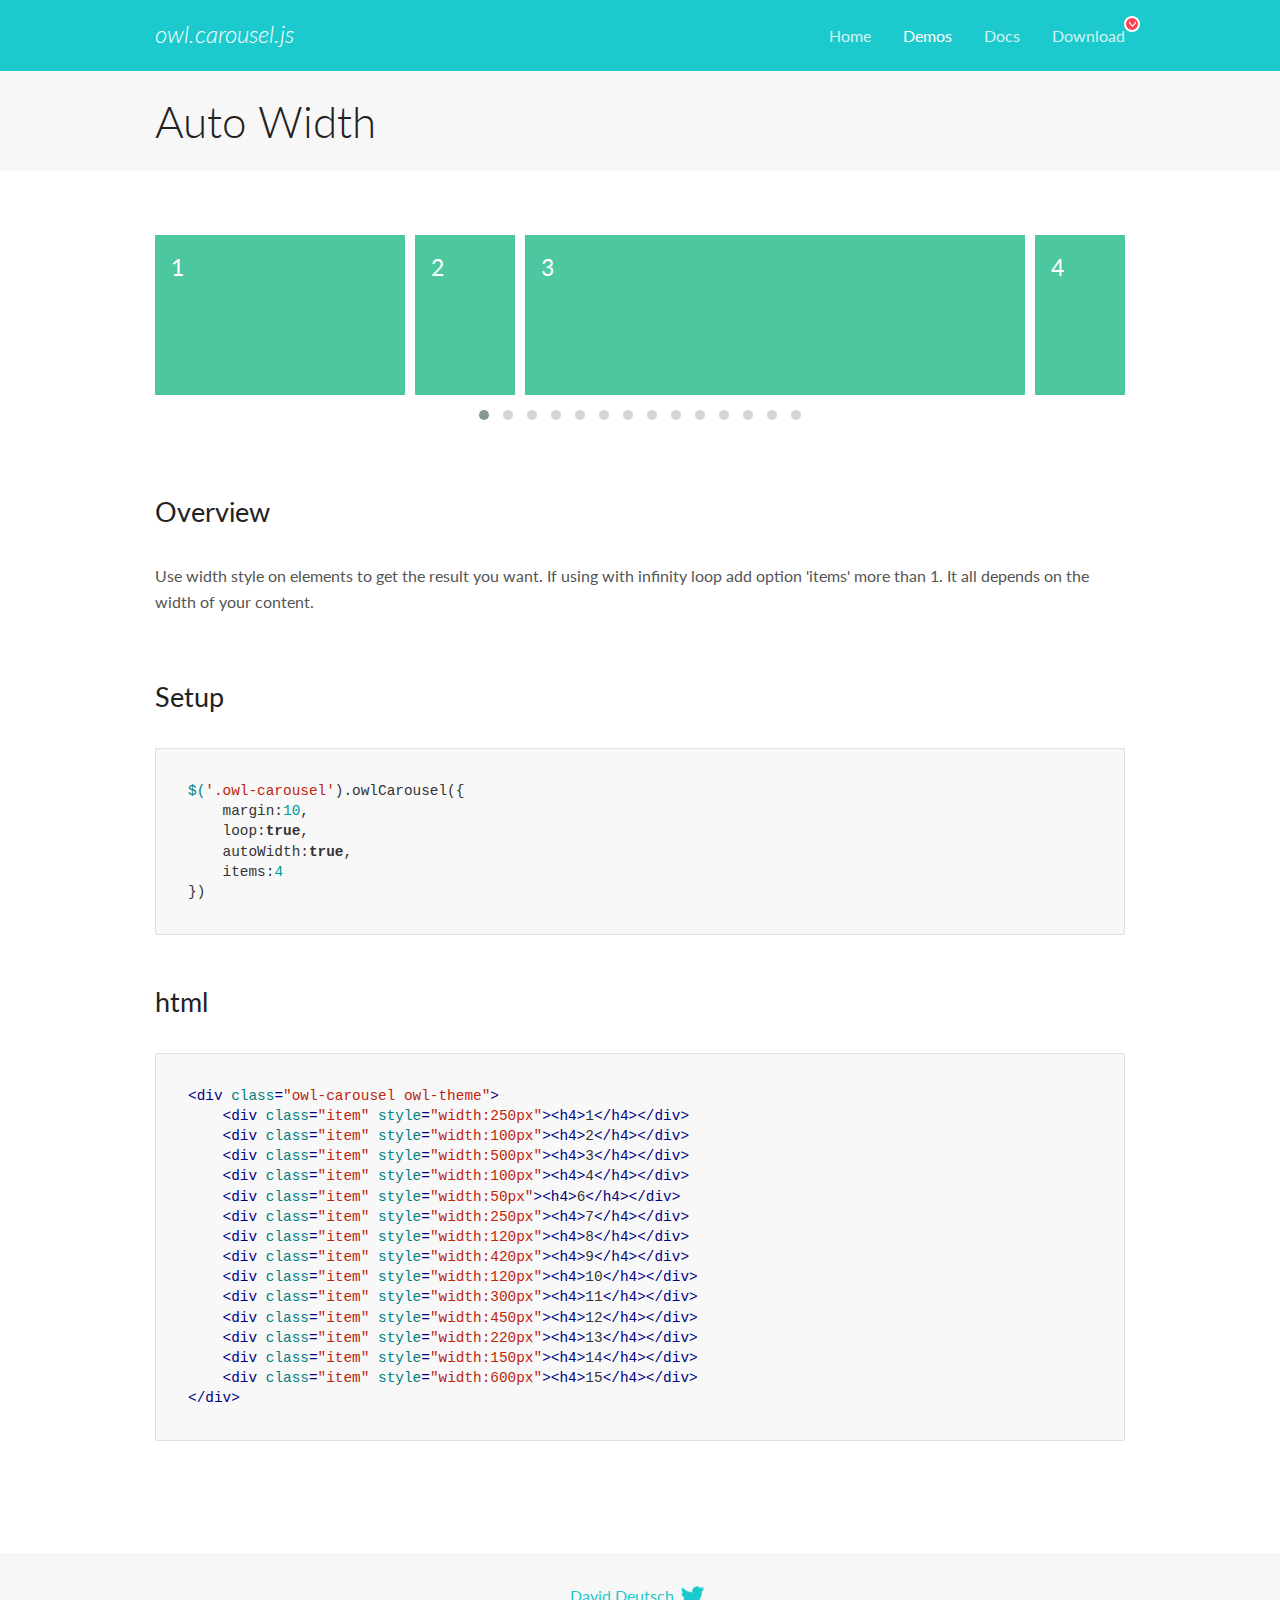
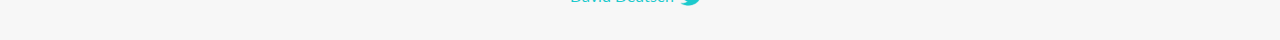
<file: OwlCarousel2-2.3.4/OwlCarousel2-2.3.4/docs/demos/autowidth.html>
<!DOCTYPE html>
<html lang="en">
  <head>

    <!-- head -->
    <meta charset="utf-8">
    <meta name="msapplication-tap-highlight" content="no" />
    <meta name="viewport" content="width=device-width, initial-scale=1.0" />
    <meta name="description" content="Auto Width">
    <meta name="author" content="David Deutsch">
    <title>
      Auto Width Demo | Owl Carousel | 2.3.4
    </title>

    <!-- Stylesheets -->
    <link href='https://fonts.googleapis.com/css?family=Lato:300,400,700,400italic,300italic' rel='stylesheet' type='text/css'>
    <link rel="stylesheet" href="../assets/css/docs.theme.min.css">

    <!-- Owl Stylesheets -->
    <link rel="stylesheet" href="../assets/owlcarousel/assets/owl.carousel.min.css">
    <link rel="stylesheet" href="../assets/owlcarousel/assets/owl.theme.default.min.css">

    <!-- HTML5 shim and Respond.js IE8 support of HTML5 elements and media queries -->

    <!--[if lt IE 9]>
      <script src="https://oss.maxcdn.com/libs/html5shiv/3.7.0/html5shiv.js"></script>
      <script src="https://oss.maxcdn.com/libs/respond.js/1.3.0/respond.min.js"></script>
    <![endif]-->

    <!-- Favicons -->
    <link rel="apple-touch-icon-precomposed" sizes="144x144" href="../assets/ico/apple-touch-icon-144-precomposed.png">
    <link rel="shortcut icon" href="../assets/ico/favicon.png">
    <link rel="shortcut icon" href="favicon.ico">

    <!-- Yeah i know js should not be in header. Its required for demos.-->

    <!-- javascript -->
    <script src="../assets/vendors/jquery.min.js"></script>
    <script src="../assets/owlcarousel/owl.carousel.js"></script>
  </head>
  <body>

    <!-- header -->
    <header class="header">
      <div class="row">
        <div class="large-12 columns">
          <div class="brand left">
            <h3>
              <a href="/OwlCarousel2/">owl.carousel.js</a> 
            </h3>
          </div>
          <a id="toggle-nav" class="right">
            <span></span> <span></span> <span></span> 
          </a> 
          <div class="nav-bar">
            <ul class="clearfix">
              <li> <a href="/OwlCarousel2/index.html">Home</a>  </li>
              <li class="active">
                <a href="/OwlCarousel2/demos/demos.html">Demos</a> 
              </li>
              <li> <a href="/OwlCarousel2/docs/started-welcome.html">Docs</a>  </li>
              <li>
                <a href="https://github.com/OwlCarousel2/OwlCarousel2/archive/2.3.4.zip">Download</a> 
                <span class="download"></span> 
              </li>
            </ul>
          </div>
        </div>
      </div>
    </header>

    <!-- title -->
    <section class="title">
      <div class="row">
        <div class="large-12 columns">
          <h1>Auto Width</h1>
        </div>
      </div>
    </section>

    <!--  Demos -->
    <section id="demos">
      <div class="row">
        <div class="large-12 columns">
          <div class="owl-carousel owl-theme">
            <div class="item" style="width:250px">
              <h4>1</h4>
            </div>
            <div class="item" style="width:100px">
              <h4>2</h4>
            </div>
            <div class="item" style="width:500px">
              <h4>3</h4>
            </div>
            <div class="item" style="width:100px">
              <h4>4</h4>
            </div>
            <div class="item" style="width:50px">
              <h4>6</h4>
            </div>
            <div class="item" style="width:250px">
              <h4>7</h4>
            </div>
            <div class="item" style="width:120px">
              <h4>8</h4>
            </div>
            <div class="item" style="width:420px">
              <h4>9</h4>
            </div>
            <div class="item" style="width:120px">
              <h4>10</h4>
            </div>
            <div class="item" style="width:300px">
              <h4>11</h4>
            </div>
            <div class="item" style="width:450px">
              <h4>12</h4>
            </div>
            <div class="item" style="width:220px">
              <h4>13</h4>
            </div>
            <div class="item" style="width:150px">
              <h4>14</h4>
            </div>
            <div class="item" style="width:600px">
              <h4>15</h4>
            </div>
          </div>
          <h3 id="overview">Overview</h3>
          <p>Use width style on elements to get the result you want. If using with infinity loop add option &#39;items&#39; more than 1. It all depends on the width of your content.</p>
          <h3 id="setup">Setup</h3>
          <pre><code>$(&#39;.owl-carousel&#39;).owlCarousel({
    margin:10,
    loop:true,
    autoWidth:true,
    items:4
})</code></pre>
          <h3 id="html">html</h3>
          <pre><code>&lt;div class=&quot;owl-carousel owl-theme&quot;&gt;
    &lt;div class=&quot;item&quot; style=&quot;width:250px&quot;&gt;&lt;h4&gt;1&lt;/h4&gt;&lt;/div&gt;
    &lt;div class=&quot;item&quot; style=&quot;width:100px&quot;&gt;&lt;h4&gt;2&lt;/h4&gt;&lt;/div&gt;
    &lt;div class=&quot;item&quot; style=&quot;width:500px&quot;&gt;&lt;h4&gt;3&lt;/h4&gt;&lt;/div&gt;
    &lt;div class=&quot;item&quot; style=&quot;width:100px&quot;&gt;&lt;h4&gt;4&lt;/h4&gt;&lt;/div&gt;
    &lt;div class=&quot;item&quot; style=&quot;width:50px&quot;&gt;&lt;h4&gt;6&lt;/h4&gt;&lt;/div&gt;
    &lt;div class=&quot;item&quot; style=&quot;width:250px&quot;&gt;&lt;h4&gt;7&lt;/h4&gt;&lt;/div&gt;
    &lt;div class=&quot;item&quot; style=&quot;width:120px&quot;&gt;&lt;h4&gt;8&lt;/h4&gt;&lt;/div&gt;
    &lt;div class=&quot;item&quot; style=&quot;width:420px&quot;&gt;&lt;h4&gt;9&lt;/h4&gt;&lt;/div&gt;
    &lt;div class=&quot;item&quot; style=&quot;width:120px&quot;&gt;&lt;h4&gt;10&lt;/h4&gt;&lt;/div&gt;
    &lt;div class=&quot;item&quot; style=&quot;width:300px&quot;&gt;&lt;h4&gt;11&lt;/h4&gt;&lt;/div&gt;
    &lt;div class=&quot;item&quot; style=&quot;width:450px&quot;&gt;&lt;h4&gt;12&lt;/h4&gt;&lt;/div&gt;
    &lt;div class=&quot;item&quot; style=&quot;width:220px&quot;&gt;&lt;h4&gt;13&lt;/h4&gt;&lt;/div&gt;
    &lt;div class=&quot;item&quot; style=&quot;width:150px&quot;&gt;&lt;h4&gt;14&lt;/h4&gt;&lt;/div&gt;
    &lt;div class=&quot;item&quot; style=&quot;width:600px&quot;&gt;&lt;h4&gt;15&lt;/h4&gt;&lt;/div&gt;
&lt;/div&gt;</code></pre>
          <script>
            $(document).ready(function() {
              $('.owl-carousel').owlCarousel({
                margin: 10,
                loop: true,
                autoWidth: true,
                items: 4
              })
            })
          </script>
        </div>
      </div>
    </section>

    <!-- footer -->
    <footer class="footer">
      <div class="row">
        <div class="large-12 columns">
          <h5>
            <a href="/OwlCarousel2/docs/support-contact.html">David Deutsch</a> 
            <a id="custom-tweet-button" href="https://twitter.com/share?url=https://github.com/OwlCarousel2/OwlCarousel2&text=Owl Carousel - This is so awesome! " target="_blank"></a> 
          </h5>
        </div>
      </div>
    </footer>

    <!-- vendors -->
    <script src="../assets/vendors/highlight.js"></script>
    <script src="../assets/js/app.js"></script>
  </body>
</html>
</file>
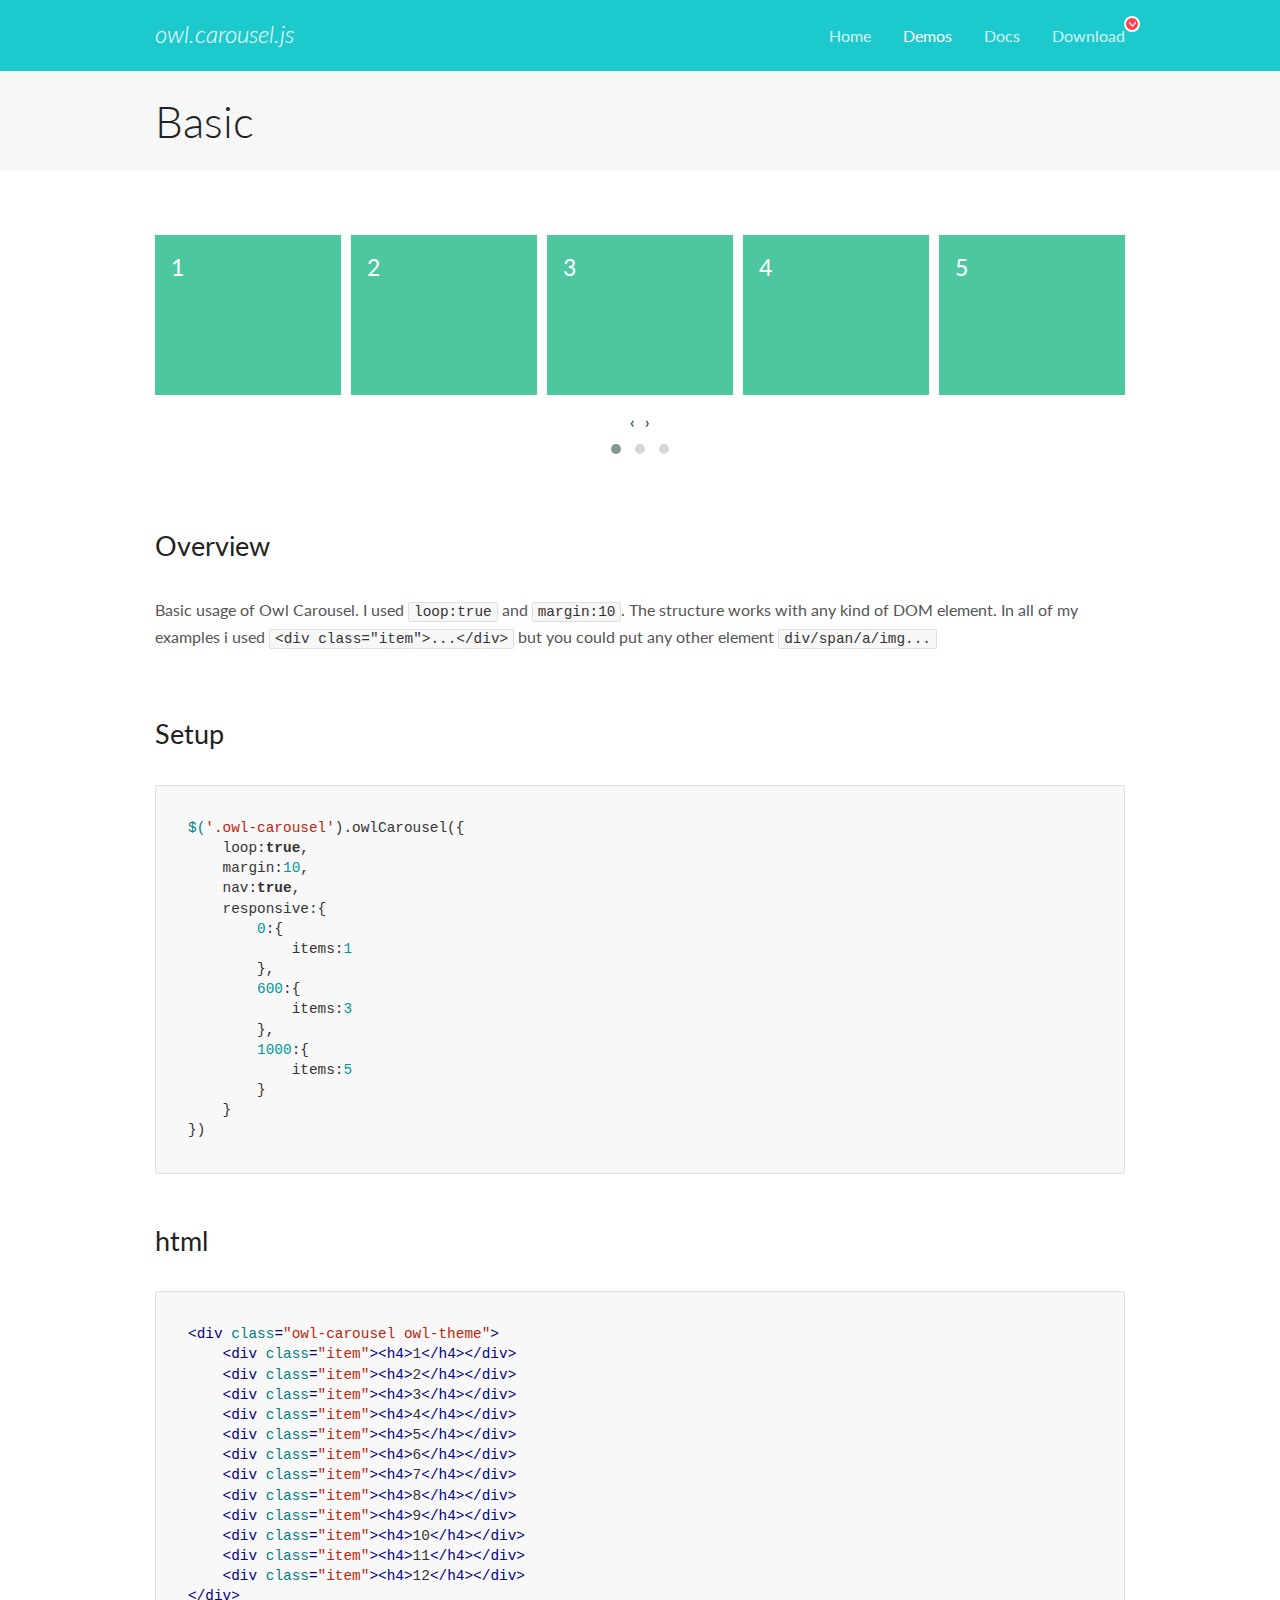
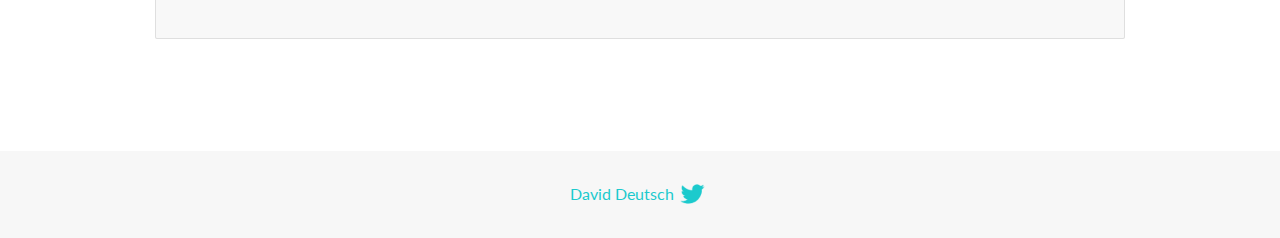
<file: OwlCarousel2-2.3.4/OwlCarousel2-2.3.4/docs/demos/basic.html>
<!DOCTYPE html>
<html lang="en">
  <head>

    <!-- head -->
    <meta charset="utf-8">
    <meta name="msapplication-tap-highlight" content="no" />
    <meta name="viewport" content="width=device-width, initial-scale=1.0" />
    <meta name="description" content="Basic usage demo">
    <meta name="author" content="David Deutsch">
    <title>
      Basic Demo | Owl Carousel | 2.3.4
    </title>

    <!-- Stylesheets -->
    <link href='https://fonts.googleapis.com/css?family=Lato:300,400,700,400italic,300italic' rel='stylesheet' type='text/css'>
    <link rel="stylesheet" href="../assets/css/docs.theme.min.css">

    <!-- Owl Stylesheets -->
    <link rel="stylesheet" href="../assets/owlcarousel/assets/owl.carousel.min.css">
    <link rel="stylesheet" href="../assets/owlcarousel/assets/owl.theme.default.min.css">

    <!-- HTML5 shim and Respond.js IE8 support of HTML5 elements and media queries -->

    <!--[if lt IE 9]>
      <script src="https://oss.maxcdn.com/libs/html5shiv/3.7.0/html5shiv.js"></script>
      <script src="https://oss.maxcdn.com/libs/respond.js/1.3.0/respond.min.js"></script>
    <![endif]-->

    <!-- Favicons -->
    <link rel="apple-touch-icon-precomposed" sizes="144x144" href="../assets/ico/apple-touch-icon-144-precomposed.png">
    <link rel="shortcut icon" href="../assets/ico/favicon.png">
    <link rel="shortcut icon" href="favicon.ico">

    <!-- Yeah i know js should not be in header. Its required for demos.-->

    <!-- javascript -->
    <script src="../assets/vendors/jquery.min.js"></script>
    <script src="../assets/owlcarousel/owl.carousel.js"></script>
  </head>
  <body>

    <!-- header -->
    <header class="header">
      <div class="row">
        <div class="large-12 columns">
          <div class="brand left">
            <h3>
              <a href="/OwlCarousel2/">owl.carousel.js</a> 
            </h3>
          </div>
          <a id="toggle-nav" class="right">
            <span></span> <span></span> <span></span> 
          </a> 
          <div class="nav-bar">
            <ul class="clearfix">
              <li> <a href="/OwlCarousel2/index.html">Home</a>  </li>
              <li class="active">
                <a href="/OwlCarousel2/demos/demos.html">Demos</a> 
              </li>
              <li> <a href="/OwlCarousel2/docs/started-welcome.html">Docs</a>  </li>
              <li>
                <a href="https://github.com/OwlCarousel2/OwlCarousel2/archive/2.3.4.zip">Download</a> 
                <span class="download"></span> 
              </li>
            </ul>
          </div>
        </div>
      </div>
    </header>

    <!-- title -->
    <section class="title">
      <div class="row">
        <div class="large-12 columns">
          <h1>Basic</h1>
        </div>
      </div>
    </section>

    <!--  Demos -->
    <section id="demos">
      <div class="row">
        <div class="large-12 columns">
          <div class="owl-carousel owl-theme">
            <div class="item">
              <h4>1</h4>
            </div>
            <div class="item">
              <h4>2</h4>
            </div>
            <div class="item">
              <h4>3</h4>
            </div>
            <div class="item">
              <h4>4</h4>
            </div>
            <div class="item">
              <h4>5</h4>
            </div>
            <div class="item">
              <h4>6</h4>
            </div>
            <div class="item">
              <h4>7</h4>
            </div>
            <div class="item">
              <h4>8</h4>
            </div>
            <div class="item">
              <h4>9</h4>
            </div>
            <div class="item">
              <h4>10</h4>
            </div>
            <div class="item">
              <h4>11</h4>
            </div>
            <div class="item">
              <h4>12</h4>
            </div>
          </div>
          <h3 id="overview">Overview</h3>
          <p>Basic usage of Owl Carousel. I used <code>loop:true</code> and <code>margin:10</code>. The structure works with any kind of DOM element. In all of my examples i used <code>&lt;div class=&quot;item&quot;&gt;...&lt;/div&gt;</code> but you could
            put any other element <code>div/span/a/img...</code></p>
          <h3 id="setup">Setup</h3>
          <pre><code>$(&#39;.owl-carousel&#39;).owlCarousel({
    loop:true,
    margin:10,
    nav:true,
    responsive:{
        0:{
            items:1
        },
        600:{
            items:3
        },
        1000:{
            items:5
        }
    }
})</code></pre>
          <h3 id="html">html</h3>
          <pre><code>&lt;div class=&quot;owl-carousel owl-theme&quot;&gt;
    &lt;div class=&quot;item&quot;&gt;&lt;h4&gt;1&lt;/h4&gt;&lt;/div&gt;
    &lt;div class=&quot;item&quot;&gt;&lt;h4&gt;2&lt;/h4&gt;&lt;/div&gt;
    &lt;div class=&quot;item&quot;&gt;&lt;h4&gt;3&lt;/h4&gt;&lt;/div&gt;
    &lt;div class=&quot;item&quot;&gt;&lt;h4&gt;4&lt;/h4&gt;&lt;/div&gt;
    &lt;div class=&quot;item&quot;&gt;&lt;h4&gt;5&lt;/h4&gt;&lt;/div&gt;
    &lt;div class=&quot;item&quot;&gt;&lt;h4&gt;6&lt;/h4&gt;&lt;/div&gt;
    &lt;div class=&quot;item&quot;&gt;&lt;h4&gt;7&lt;/h4&gt;&lt;/div&gt;
    &lt;div class=&quot;item&quot;&gt;&lt;h4&gt;8&lt;/h4&gt;&lt;/div&gt;
    &lt;div class=&quot;item&quot;&gt;&lt;h4&gt;9&lt;/h4&gt;&lt;/div&gt;
    &lt;div class=&quot;item&quot;&gt;&lt;h4&gt;10&lt;/h4&gt;&lt;/div&gt;
    &lt;div class=&quot;item&quot;&gt;&lt;h4&gt;11&lt;/h4&gt;&lt;/div&gt;
    &lt;div class=&quot;item&quot;&gt;&lt;h4&gt;12&lt;/h4&gt;&lt;/div&gt;
&lt;/div&gt;</code></pre>
          <script>
            $(document).ready(function() {
              var owl = $('.owl-carousel');
              owl.owlCarousel({
                margin: 10,
                nav: true,
                loop: true,
                responsive: {
                  0: {
                    items: 1
                  },
                  600: {
                    items: 3
                  },
                  1000: {
                    items: 5
                  }
                }
              })
            })
          </script>
        </div>
      </div>
    </section>

    <!-- footer -->
    <footer class="footer">
      <div class="row">
        <div class="large-12 columns">
          <h5>
            <a href="/OwlCarousel2/docs/support-contact.html">David Deutsch</a> 
            <a id="custom-tweet-button" href="https://twitter.com/share?url=https://github.com/OwlCarousel2/OwlCarousel2&text=Owl Carousel - This is so awesome! " target="_blank"></a> 
          </h5>
        </div>
      </div>
    </footer>

    <!-- vendors -->
    <script src="../assets/vendors/highlight.js"></script>
    <script src="../assets/js/app.js"></script>
  </body>
</html>
</file>
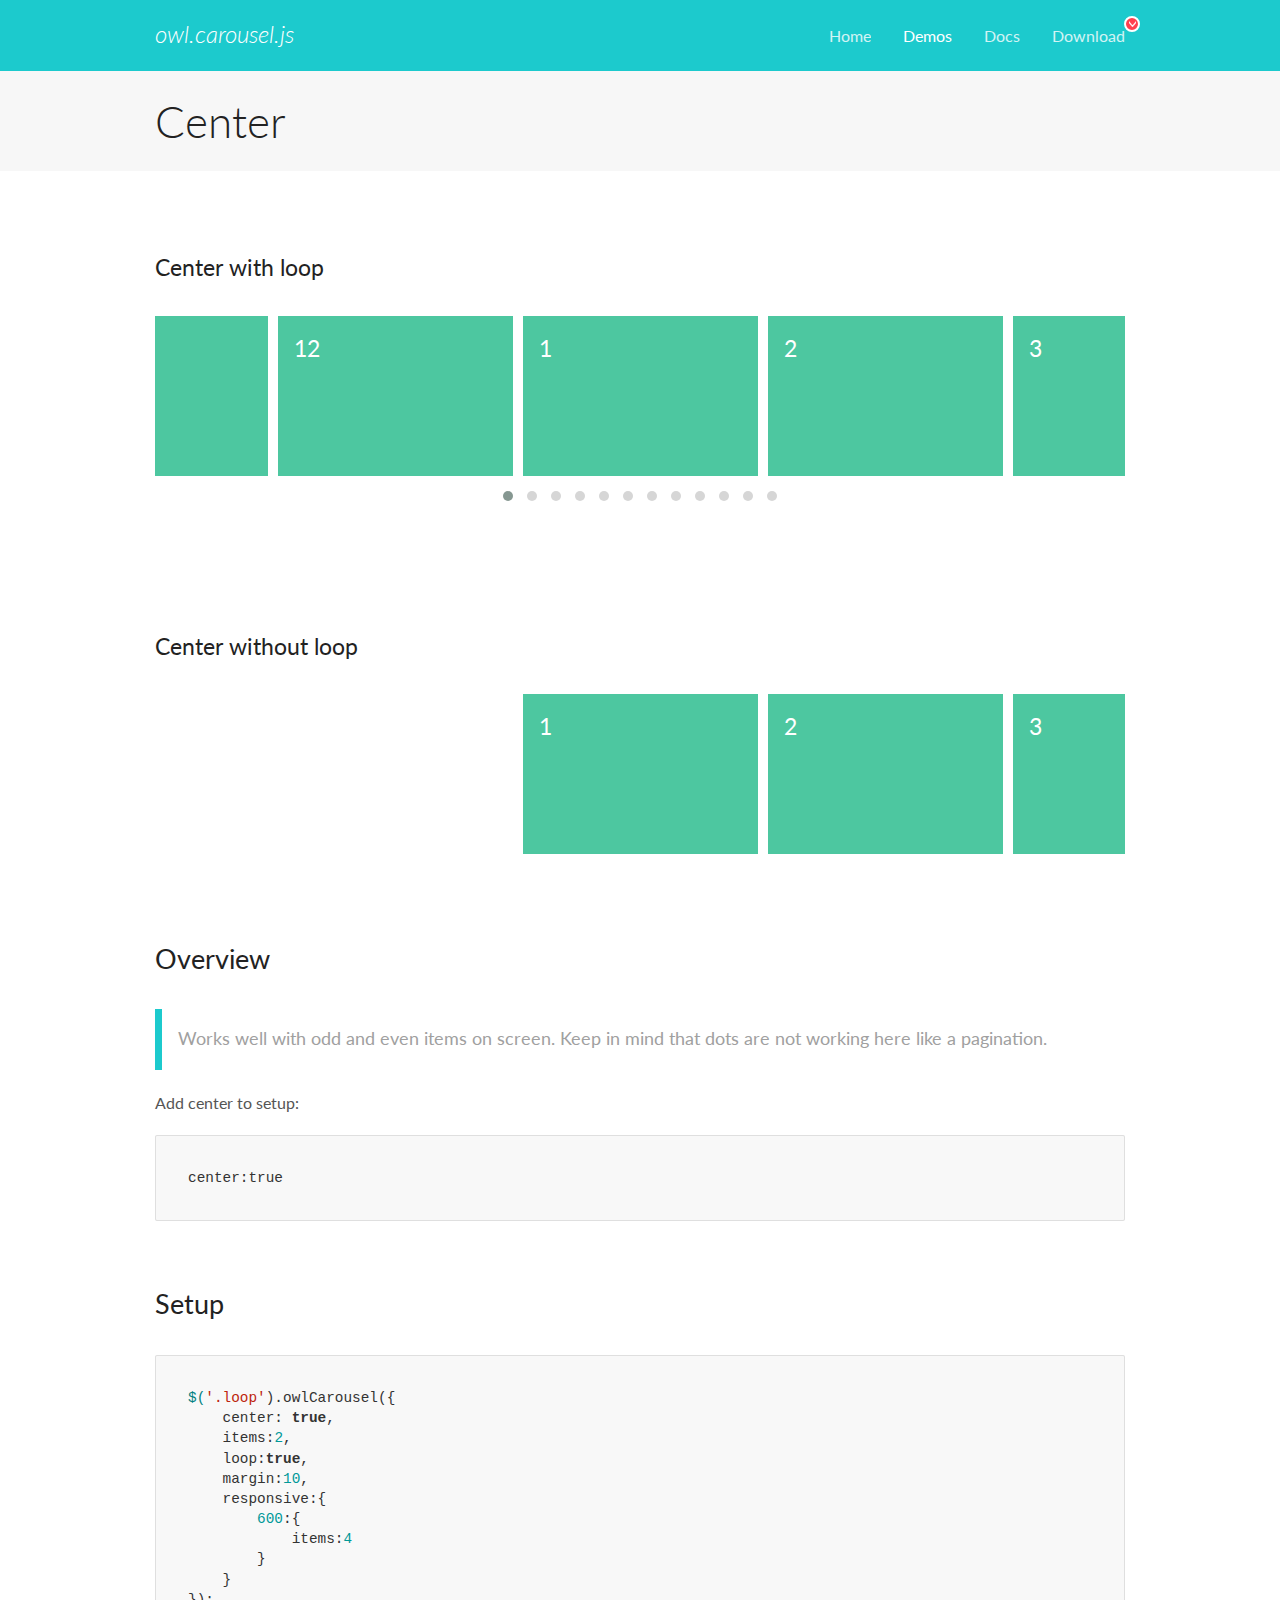
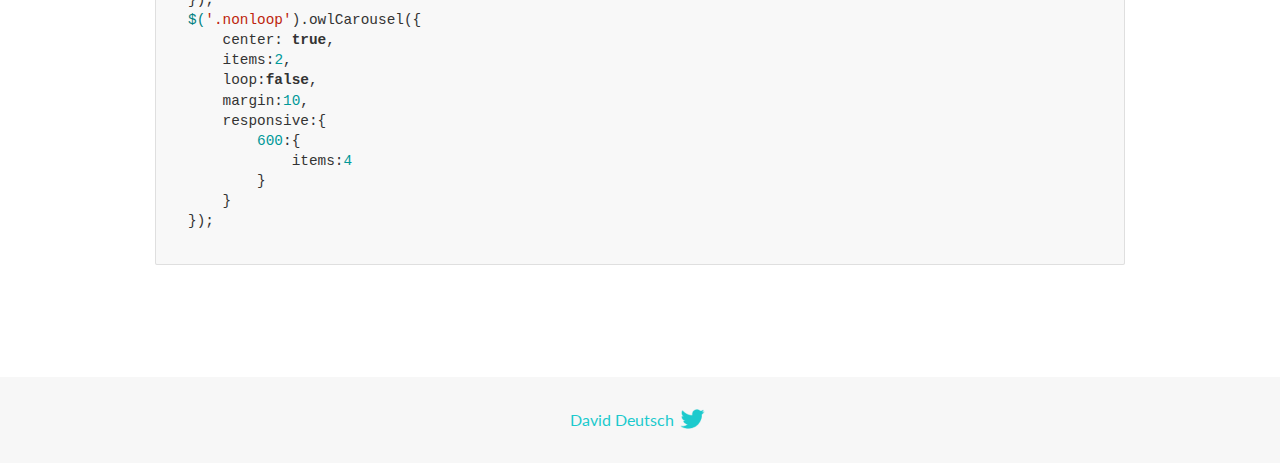
<file: OwlCarousel2-2.3.4/OwlCarousel2-2.3.4/docs/demos/center.html>
<!DOCTYPE html>
<html lang="en">
  <head>

    <!-- head -->
    <meta charset="utf-8">
    <meta name="msapplication-tap-highlight" content="no" />
    <meta name="viewport" content="width=device-width, initial-scale=1.0" />
    <meta name="description" content="Center carousel">
    <meta name="author" content="David Deutsch">
    <title>
      Center Demo | Owl Carousel | 2.3.4
    </title>

    <!-- Stylesheets -->
    <link href='https://fonts.googleapis.com/css?family=Lato:300,400,700,400italic,300italic' rel='stylesheet' type='text/css'>
    <link rel="stylesheet" href="../assets/css/docs.theme.min.css">

    <!-- Owl Stylesheets -->
    <link rel="stylesheet" href="../assets/owlcarousel/assets/owl.carousel.min.css">
    <link rel="stylesheet" href="../assets/owlcarousel/assets/owl.theme.default.min.css">

    <!-- HTML5 shim and Respond.js IE8 support of HTML5 elements and media queries -->

    <!--[if lt IE 9]>
      <script src="https://oss.maxcdn.com/libs/html5shiv/3.7.0/html5shiv.js"></script>
      <script src="https://oss.maxcdn.com/libs/respond.js/1.3.0/respond.min.js"></script>
    <![endif]-->

    <!-- Favicons -->
    <link rel="apple-touch-icon-precomposed" sizes="144x144" href="../assets/ico/apple-touch-icon-144-precomposed.png">
    <link rel="shortcut icon" href="../assets/ico/favicon.png">
    <link rel="shortcut icon" href="favicon.ico">

    <!-- Yeah i know js should not be in header. Its required for demos.-->

    <!-- javascript -->
    <script src="../assets/vendors/jquery.min.js"></script>
    <script src="../assets/owlcarousel/owl.carousel.js"></script>
  </head>
  <body>

    <!-- header -->
    <header class="header">
      <div class="row">
        <div class="large-12 columns">
          <div class="brand left">
            <h3>
              <a href="/OwlCarousel2/">owl.carousel.js</a> 
            </h3>
          </div>
          <a id="toggle-nav" class="right">
            <span></span> <span></span> <span></span> 
          </a> 
          <div class="nav-bar">
            <ul class="clearfix">
              <li> <a href="/OwlCarousel2/index.html">Home</a>  </li>
              <li class="active">
                <a href="/OwlCarousel2/demos/demos.html">Demos</a> 
              </li>
              <li> <a href="/OwlCarousel2/docs/started-welcome.html">Docs</a>  </li>
              <li>
                <a href="https://github.com/OwlCarousel2/OwlCarousel2/archive/2.3.4.zip">Download</a> 
                <span class="download"></span> 
              </li>
            </ul>
          </div>
        </div>
      </div>
    </header>

    <!-- title -->
    <section class="title">
      <div class="row">
        <div class="large-12 columns">
          <h1>Center</h1>
        </div>
      </div>
    </section>

    <!--  Demos -->
    <section id="demos">
      <div class="row">
        <div class="large-12 columns">
          <h4 id="center-with-loop">Center with loop</h4>
          <div class="loop owl-carousel owl-theme">
            <div class="item">
              <h4>1</h4>
            </div>
            <div class="item">
              <h4>2</h4>
            </div>
            <div class="item">
              <h4>3</h4>
            </div>
            <div class="item">
              <h4>4</h4>
            </div>
            <div class="item">
              <h4>5</h4>
            </div>
            <div class="item">
              <h4>6</h4>
            </div>
            <div class="item">
              <h4>7</h4>
            </div>
            <div class="item">
              <h4>8</h4>
            </div>
            <div class="item">
              <h4>9</h4>
            </div>
            <div class="item">
              <h4>10</h4>
            </div>
            <div class="item">
              <h4>11</h4>
            </div>
            <div class="item">
              <h4>12</h4>
            </div>
          </div>
          <br>
          <h4 id="center-without-loop">Center without loop</h4>
          <div class="nonloop owl-carousel">
            <div class="item">
              <h4>1</h4>
            </div>
            <div class="item">
              <h4>2</h4>
            </div>
            <div class="item">
              <h4>3</h4>
            </div>
            <div class="item">
              <h4>4</h4>
            </div>
            <div class="item">
              <h4>5</h4>
            </div>
            <div class="item">
              <h4>6</h4>
            </div>
            <div class="item">
              <h4>7</h4>
            </div>
            <div class="item">
              <h4>8</h4>
            </div>
            <div class="item">
              <h4>9</h4>
            </div>
            <div class="item">
              <h4>10</h4>
            </div>
            <div class="item">
              <h4>11</h4>
            </div>
            <div class="item">
              <h4>12</h4>
            </div>
          </div>
          <h3 id="overview">Overview</h3>
          <blockquote>
            <p>Works well with odd and even items on screen. Keep in mind that dots are not working here like a pagination.</p>
          </blockquote>
          <p>Add center to setup:</p>
          <pre><code>center:true</code></pre>
          <h3 id="setup">Setup</h3>
          <pre><code>$(&#39;.loop&#39;).owlCarousel({
    center: true,
    items:2,
    loop:true,
    margin:10,
    responsive:{
        600:{
            items:4
        }
    }
});
$(&#39;.nonloop&#39;).owlCarousel({
    center: true,
    items:2,
    loop:false,
    margin:10,
    responsive:{
        600:{
            items:4
        }
    }
});</code></pre>
          <script>
            jQuery(document).ready(function($) {
              $('.loop').owlCarousel({
                center: true,
                items: 2,
                loop: true,
                margin: 10,
                responsive: {
                  600: {
                    items: 4
                  }
                }
              });
              $('.nonloop').owlCarousel({
                center: true,
                items: 2,
                loop: false,
                margin: 10,
                responsive: {
                  600: {
                    items: 4
                  }
                }
              });
            });
          </script>
        </div>
      </div>
    </section>

    <!-- footer -->
    <footer class="footer">
      <div class="row">
        <div class="large-12 columns">
          <h5>
            <a href="/OwlCarousel2/docs/support-contact.html">David Deutsch</a> 
            <a id="custom-tweet-button" href="https://twitter.com/share?url=https://github.com/OwlCarousel2/OwlCarousel2&text=Owl Carousel - This is so awesome! " target="_blank"></a> 
          </h5>
        </div>
      </div>
    </footer>

    <!-- vendors -->
    <script src="../assets/vendors/highlight.js"></script>
    <script src="../assets/js/app.js"></script>
  </body>
</html>
</file>
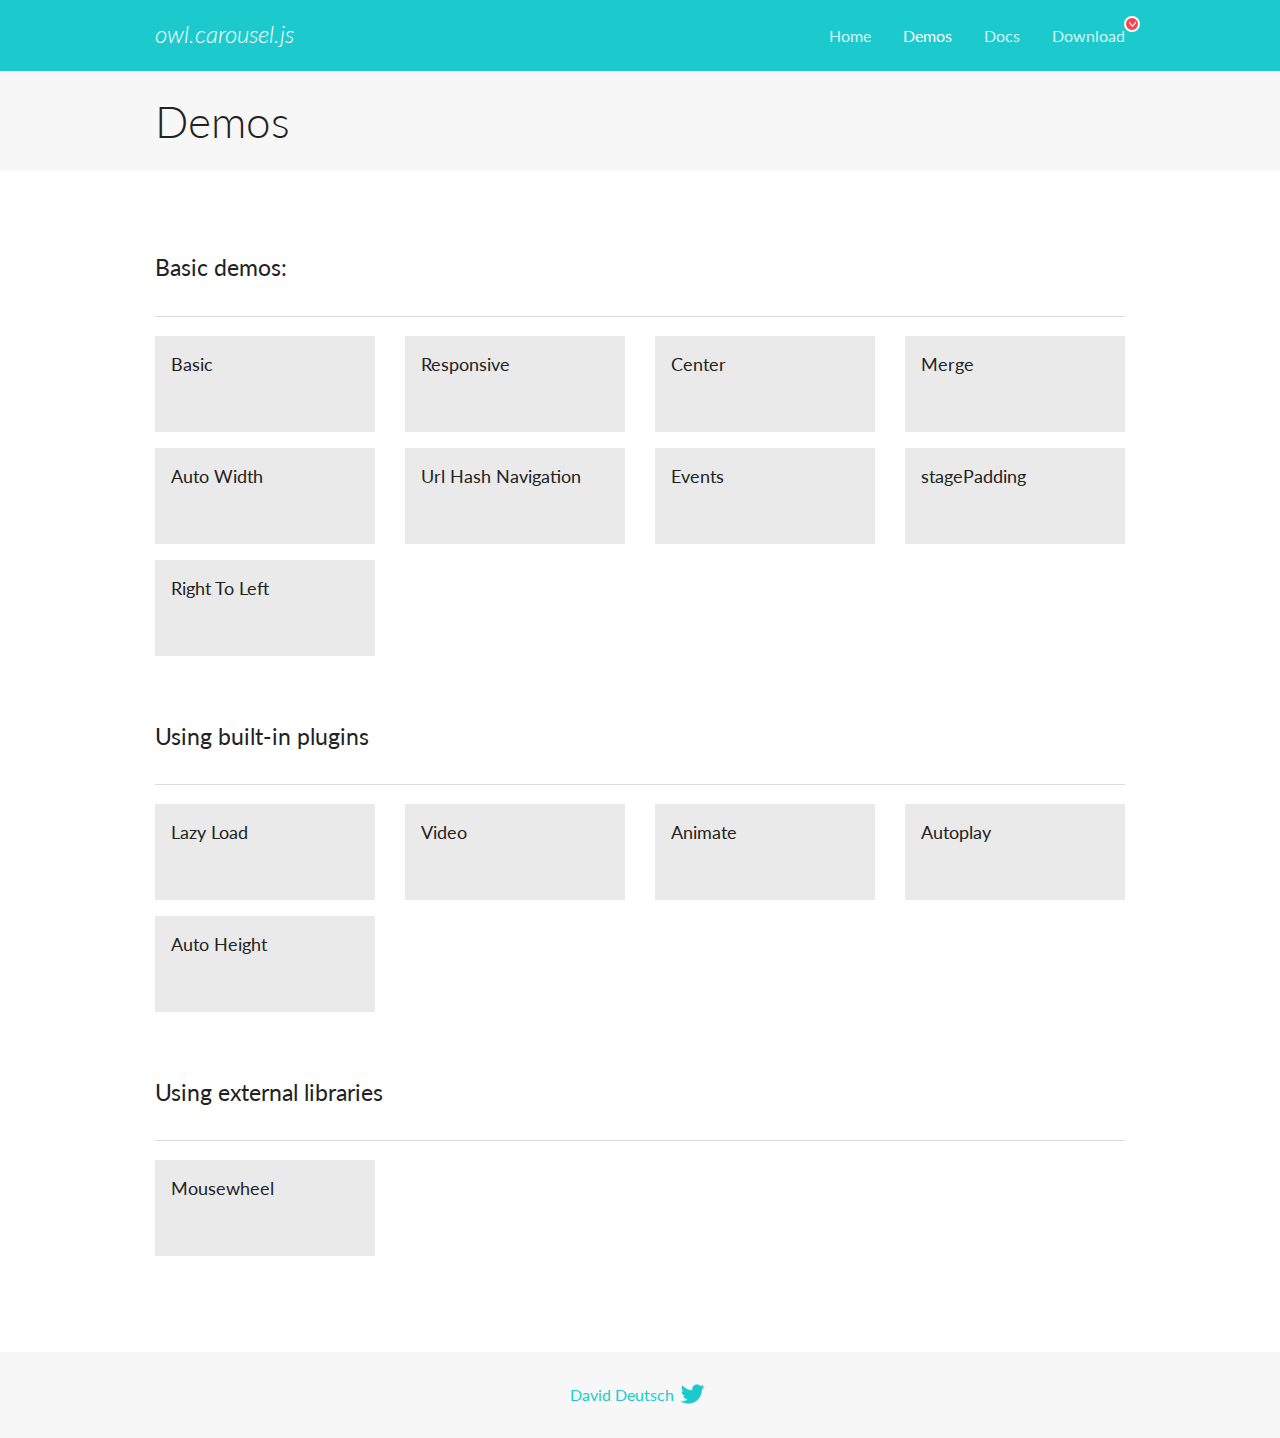
<file: OwlCarousel2-2.3.4/OwlCarousel2-2.3.4/docs/demos/demos.html>
<!DOCTYPE html>
<html lang="en">
  <head>

    <!-- head -->
    <meta charset="utf-8">
    <meta name="msapplication-tap-highlight" content="no" />
    <meta name="viewport" content="width=device-width, initial-scale=1.0" />
    <meta name="description" content="A list of Owl Carousel examples.">
    <meta name="author" content="David Deutsch">
    <title>
      Demos | Owl Carousel | 2.3.4
    </title>

    <!-- Stylesheets -->
    <link href='https://fonts.googleapis.com/css?family=Lato:300,400,700,400italic,300italic' rel='stylesheet' type='text/css'>
    <link rel="stylesheet" href="../assets/css/docs.theme.min.css">

    <!-- Owl Stylesheets -->
    <link rel="stylesheet" href="../assets/owlcarousel/assets/owl.carousel.min.css">
    <link rel="stylesheet" href="../assets/owlcarousel/assets/owl.theme.default.min.css">

    <!-- HTML5 shim and Respond.js IE8 support of HTML5 elements and media queries -->

    <!--[if lt IE 9]>
      <script src="https://oss.maxcdn.com/libs/html5shiv/3.7.0/html5shiv.js"></script>
      <script src="https://oss.maxcdn.com/libs/respond.js/1.3.0/respond.min.js"></script>
    <![endif]-->

    <!-- Favicons -->
    <link rel="apple-touch-icon-precomposed" sizes="144x144" href="../assets/ico/apple-touch-icon-144-precomposed.png">
    <link rel="shortcut icon" href="../assets/ico/favicon.png">
    <link rel="shortcut icon" href="favicon.ico">

    <!-- Yeah i know js should not be in header. Its required for demos.-->

    <!-- javascript -->
    <script src="../assets/vendors/jquery.min.js"></script>
    <script src="../assets/owlcarousel/owl.carousel.js"></script>
  </head>
  <body>

    <!-- header -->
    <header class="header">
      <div class="row">
        <div class="large-12 columns">
          <div class="brand left">
            <h3>
              <a href="/OwlCarousel2/">owl.carousel.js</a> 
            </h3>
          </div>
          <a id="toggle-nav" class="right">
            <span></span> <span></span> <span></span> 
          </a> 
          <div class="nav-bar">
            <ul class="clearfix">
              <li> <a href="/OwlCarousel2/index.html">Home</a>  </li>
              <li class="active">
                <a href="/OwlCarousel2/demos/demos.html">Demos</a> 
              </li>
              <li> <a href="/OwlCarousel2/docs/started-welcome.html">Docs</a>  </li>
              <li>
                <a href="https://github.com/OwlCarousel2/OwlCarousel2/archive/2.3.4.zip">Download</a> 
                <span class="download"></span> 
              </li>
            </ul>
          </div>
        </div>
      </div>
    </header>

    <!-- title -->
    <section class="title">
      <div class="row">
        <div class="large-12 columns">
          <h1>Demos</h1>
        </div>
      </div>
    </section>

    <!--  Demos -->
    <section id="demos">
      <div class="row">
        <div class="large-12 columns">
          <h4 id="basic-demos-">Basic demos:</h4>
          <hr>
          <div class="demo-list">
            <div class="row">
              <div class="small-6 medium-4 large-3 columns">
                <a href="basic.html" class="demo-block">
                  <h5>Basic </h5>
                </a> 
              </div>
              <div class="small-6 medium-4 large-3 columns">
                <a href="responsive.html" class="demo-block">
                  <h5>Responsive </h5>
                </a> 
              </div>
              <div class="small-6 medium-4 large-3 columns">
                <a href="center.html" class="demo-block">
                  <h5>Center </h5>
                </a> 
              </div>
              <div class="small-6 medium-4 large-3 columns">
                <a href="merge.html" class="demo-block">
                  <h5>Merge </h5>
                </a> 
              </div>
              <div class="small-6 medium-4 large-3 columns">
                <a href="autowidth.html" class="demo-block">
                  <h5>Auto Width </h5>
                </a> 
              </div>
              <div class="small-6 medium-4 large-3 columns">
                <a href="urlhashnav.html" class="demo-block">
                  <h5>Url Hash Navigation </h5>
                </a> 
              </div>
              <div class="small-6 medium-4 large-3 columns">
                <a href="events.html" class="demo-block">
                  <h5>Events </h5>
                </a> 
              </div>
              <div class="small-6 medium-4 large-3 columns">
                <a href="stagepadding.html" class="demo-block">
                  <h5>stagePadding </h5>
                </a> 
              </div>
              <div class="small-6 medium-4 large-3 columns">
                <a href="rtl.html" class="demo-block">
                  <h5>Right To Left </h5>
                </a> 
              </div>
            </div>
          </div>
          <h4 id="using-built-in-plugins">Using built-in plugins</h4>
          <hr>
          <div class="demo-list">
            <div class="row">
              <div class="small-6 medium-4 large-3 columns">
                <a href="lazyLoad.html" class="demo-block">
                  <h5>Lazy Load </h5>
                </a> 
              </div>
              <div class="small-6 medium-4 large-3 columns">
                <a href="video.html" class="demo-block">
                  <h5>Video </h5>
                </a> 
              </div>
              <div class="small-6 medium-4 large-3 columns">
                <a href="animate.html" class="demo-block">
                  <h5>Animate </h5>
                </a> 
              </div>
              <div class="small-6 medium-4 large-3 columns">
                <a href="autoplay.html" class="demo-block">
                  <h5>Autoplay </h5>
                </a> 
              </div>
              <div class="small-6 medium-4 large-3 columns">
                <a href="autoheight.html" class="demo-block">
                  <h5>Auto Height </h5>
                </a> 
              </div>
            </div>
          </div>
          <h4 id="using-external-libraries">Using external libraries</h4>
          <hr>
          <div class="demo-list">
            <div class="row">
              <div class="small-6 medium-4 large-3 columns">
                <a href="mousewheel.html" class="demo-block">
                  <h5>Mousewheel </h5>
                </a> 
              </div>
            </div>
          </div>
        </div>
      </div>
    </section>

    <!-- footer -->
    <footer class="footer">
      <div class="row">
        <div class="large-12 columns">
          <h5>
            <a href="/OwlCarousel2/docs/support-contact.html">David Deutsch</a> 
            <a id="custom-tweet-button" href="https://twitter.com/share?url=https://github.com/OwlCarousel2/OwlCarousel2&text=Owl Carousel - This is so awesome! " target="_blank"></a> 
          </h5>
        </div>
      </div>
    </footer>

    <!-- vendors -->
    <script src="../assets/vendors/highlight.js"></script>
    <script src="../assets/js/app.js"></script>
  </body>
</html>
</file>
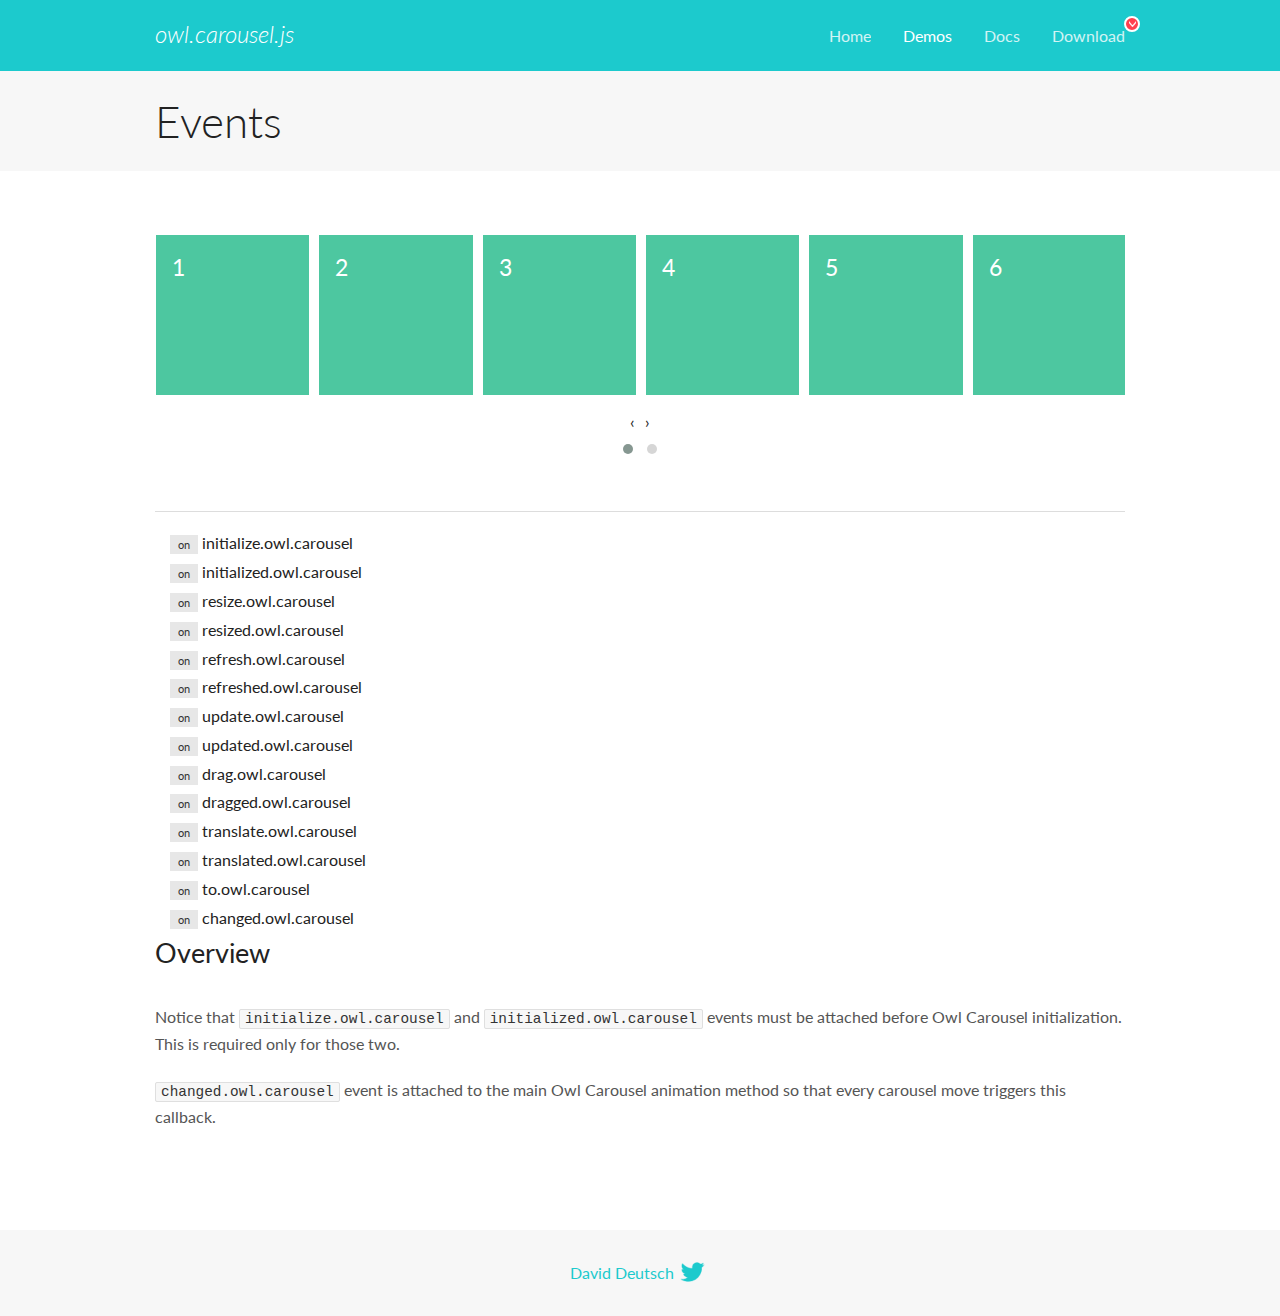
<file: OwlCarousel2-2.3.4/OwlCarousel2-2.3.4/docs/demos/events.html>
<!DOCTYPE html>
<html lang="en">
  <head>

    <!-- head -->
    <meta charset="utf-8">
    <meta name="msapplication-tap-highlight" content="no" />
    <meta name="viewport" content="width=device-width, initial-scale=1.0" />
    <meta name="description" content="Events usage demo">
    <meta name="author" content="David Deutsch">
    <title>
      Events Demo | Owl Carousel | 2.3.4
    </title>

    <!-- Stylesheets -->
    <link href='https://fonts.googleapis.com/css?family=Lato:300,400,700,400italic,300italic' rel='stylesheet' type='text/css'>
    <link rel="stylesheet" href="../assets/css/docs.theme.min.css">

    <!-- Owl Stylesheets -->
    <link rel="stylesheet" href="../assets/owlcarousel/assets/owl.carousel.min.css">
    <link rel="stylesheet" href="../assets/owlcarousel/assets/owl.theme.default.min.css">

    <!-- HTML5 shim and Respond.js IE8 support of HTML5 elements and media queries -->

    <!--[if lt IE 9]>
      <script src="https://oss.maxcdn.com/libs/html5shiv/3.7.0/html5shiv.js"></script>
      <script src="https://oss.maxcdn.com/libs/respond.js/1.3.0/respond.min.js"></script>
    <![endif]-->

    <!-- Favicons -->
    <link rel="apple-touch-icon-precomposed" sizes="144x144" href="../assets/ico/apple-touch-icon-144-precomposed.png">
    <link rel="shortcut icon" href="../assets/ico/favicon.png">
    <link rel="shortcut icon" href="favicon.ico">

    <!-- Yeah i know js should not be in header. Its required for demos.-->

    <!-- javascript -->
    <script src="../assets/vendors/jquery.min.js"></script>
    <script src="../assets/owlcarousel/owl.carousel.js"></script>
  </head>
  <body>

    <!-- header -->
    <header class="header">
      <div class="row">
        <div class="large-12 columns">
          <div class="brand left">
            <h3>
              <a href="/OwlCarousel2/">owl.carousel.js</a> 
            </h3>
          </div>
          <a id="toggle-nav" class="right">
            <span></span> <span></span> <span></span> 
          </a> 
          <div class="nav-bar">
            <ul class="clearfix">
              <li> <a href="/OwlCarousel2/index.html">Home</a>  </li>
              <li class="active">
                <a href="/OwlCarousel2/demos/demos.html">Demos</a> 
              </li>
              <li> <a href="/OwlCarousel2/docs/started-welcome.html">Docs</a>  </li>
              <li>
                <a href="https://github.com/OwlCarousel2/OwlCarousel2/archive/2.3.4.zip">Download</a> 
                <span class="download"></span> 
              </li>
            </ul>
          </div>
        </div>
      </div>
    </header>

    <!-- title -->
    <section class="title">
      <div class="row">
        <div class="large-12 columns">
          <h1>Events</h1>
        </div>
      </div>
    </section>

    <!--  Demos -->
    <section id="demos">
      <div class="row">
        <div class="large-12 columns">
          <div class="owl-carousel owl-theme">
            <div class="item">
              <h4>1</h4>
            </div>
            <div class="item">
              <h4>2</h4>
            </div>
            <div class="item">
              <h4>3</h4>
            </div>
            <div class="item">
              <h4>4</h4>
            </div>
            <div class="item">
              <h4>5</h4>
            </div>
            <div class="item">
              <h4>6</h4>
            </div>
            <div class="item">
              <h4>7</h4>
            </div>
            <div class="item">
              <h4>8</h4>
            </div>
            <div class="item">
              <h4>9</h4>
            </div>
            <div class="item">
              <h4>10</h4>
            </div>
            <div class="item">
              <h4>11</h4>
            </div>
            <div class="item">
              <h4>12</h4>
            </div>
          </div>
          <hr>
          <div class="large-12 columns callbacks">
            <div><span class="label secondary initialize">on</span>  initialize.owl.carousel </div>
            <div><span class="label secondary initialized">on</span>  initialized.owl.carousel </div>
            <div><span class="label secondary resize">on</span>  resize.owl.carousel </div>
            <div><span class="label secondary resized">on</span>  resized.owl.carousel </div>
            <div><span class="label secondary refresh">on</span>  refresh.owl.carousel </div>
            <div><span class="label secondary refreshed">on</span>  refreshed.owl.carousel </div>
            <div><span class="label secondary update">on</span>  update.owl.carousel </div>
            <div><span class="label secondary updated">on</span>  updated.owl.carousel </div>
            <div><span class="label secondary drag">on</span>  drag.owl.carousel </div>
            <div><span class="label secondary dragged">on</span>  dragged.owl.carousel </div>
            <div><span class="label secondary translate">on</span>  translate.owl.carousel </div>
            <div><span class="label secondary translated">on</span>  translated.owl.carousel </div>
            <div><span class="label secondary to">on</span>  to.owl.carousel </div>
            <div><span class="label secondary changed">on</span>  changed.owl.carousel </div>
          </div>
          <h3 id="overview">Overview</h3>
          <p>Notice that <code>initialize.owl.carousel</code> and <code>initialized.owl.carousel</code> events must be attached before Owl Carousel initialization. This is required only for those two.</p>
          <p><code>changed.owl.carousel</code> event is attached to the main Owl Carousel animation method so that every carousel move triggers this callback.</p>
          <script>
            jQuery(document).ready(function($) {
              var owl = $('.owl-carousel');
              owl.on('initialize.owl.carousel initialized.owl.carousel ' +
                'initialize.owl.carousel initialize.owl.carousel ' +
                'resize.owl.carousel resized.owl.carousel ' +
                'refresh.owl.carousel refreshed.owl.carousel ' +
                'update.owl.carousel updated.owl.carousel ' +
                'drag.owl.carousel dragged.owl.carousel ' +
                'translate.owl.carousel translated.owl.carousel ' +
                'to.owl.carousel changed.owl.carousel',
                function(e) {
                  $('.' + e.type)
                    .removeClass('secondary')
                    .addClass('success');
                  window.setTimeout(function() {
                    $('.' + e.type)
                      .removeClass('success')
                      .addClass('secondary');
                  }, 500);
                });
              owl.owlCarousel({
                loop: true,
                nav: true,
                lazyLoad: true,
                margin: 10,
                video: true,
                responsive: {
                  0: {
                    items: 1
                  },
                  600: {
                    items: 3
                  },
                  960: {
                    items: 5,
                  },
                  1200: {
                    items: 6
                  }
                }
              });
            });
          </script>
        </div>
      </div>
    </section>

    <!-- footer -->
    <footer class="footer">
      <div class="row">
        <div class="large-12 columns">
          <h5>
            <a href="/OwlCarousel2/docs/support-contact.html">David Deutsch</a> 
            <a id="custom-tweet-button" href="https://twitter.com/share?url=https://github.com/OwlCarousel2/OwlCarousel2&text=Owl Carousel - This is so awesome! " target="_blank"></a> 
          </h5>
        </div>
      </div>
    </footer>

    <!-- vendors -->
    <script src="../assets/vendors/highlight.js"></script>
    <script src="../assets/js/app.js"></script>
  </body>
</html>
</file>
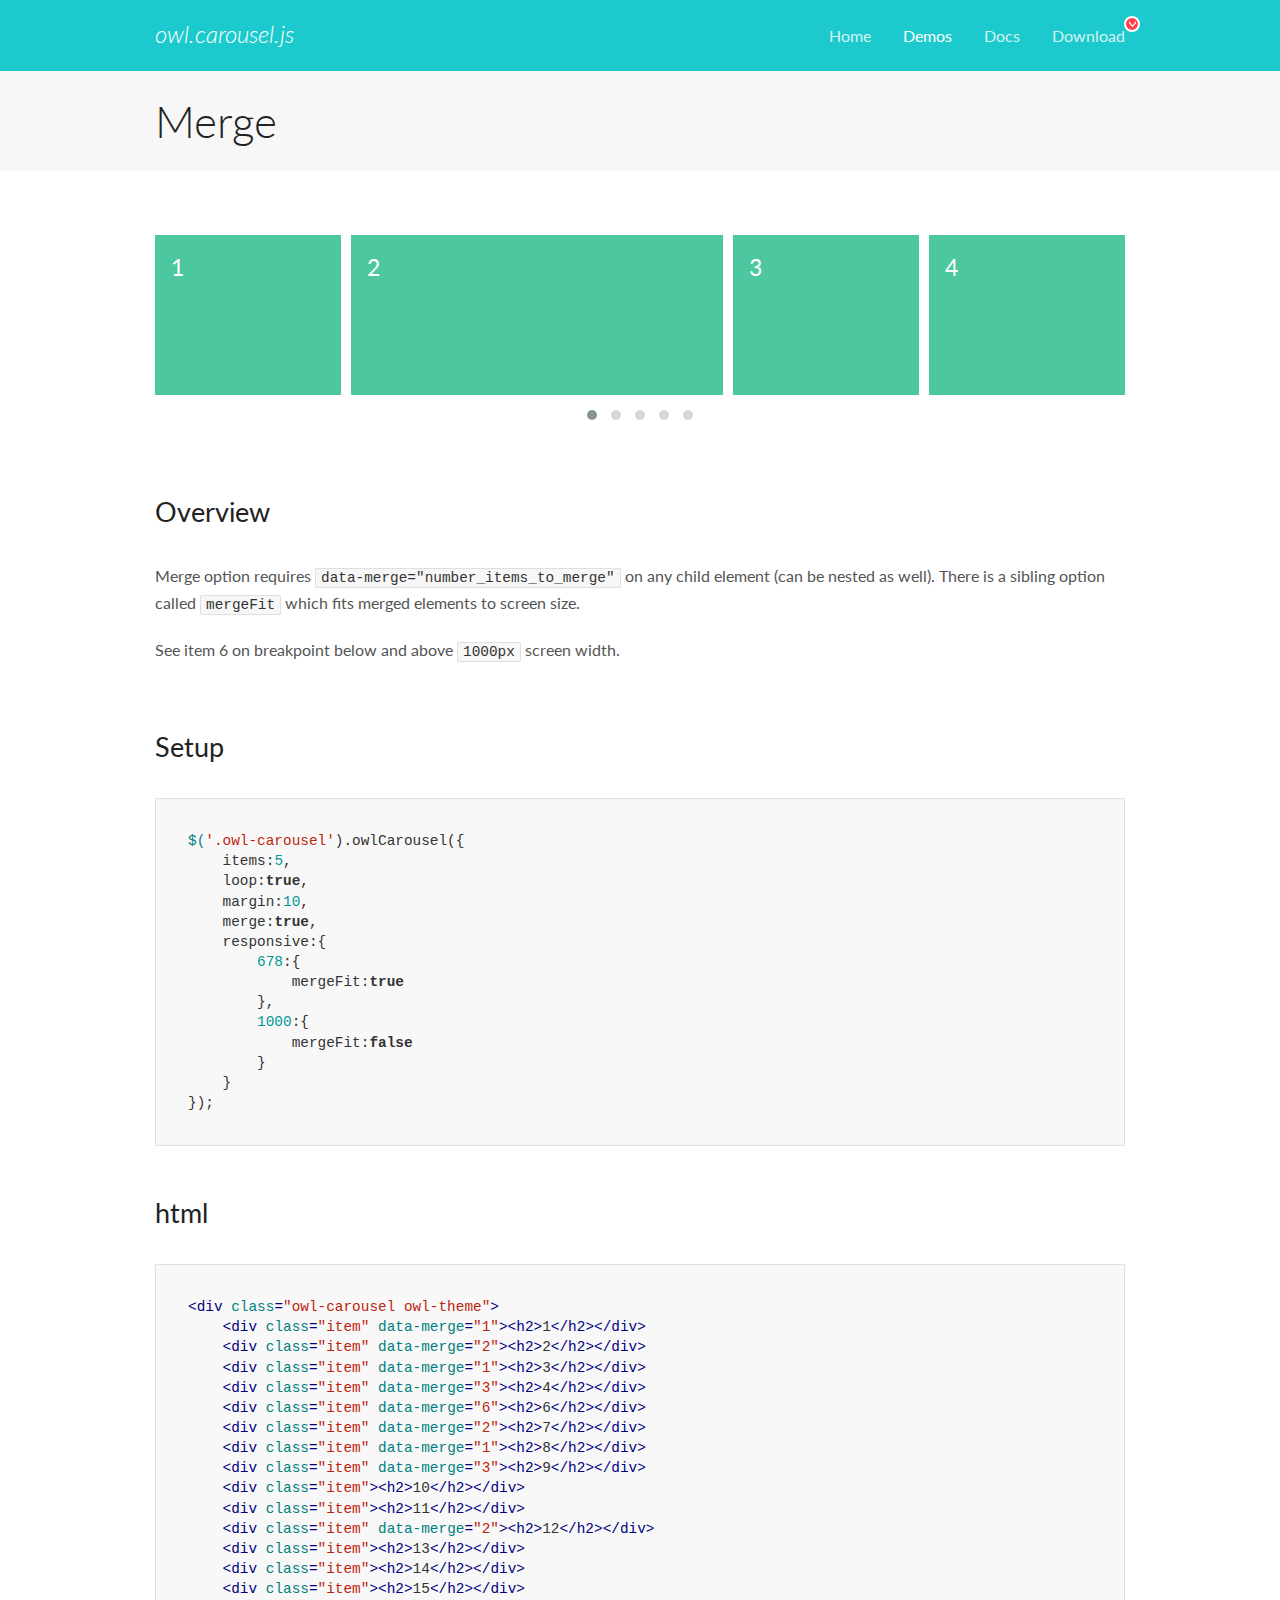
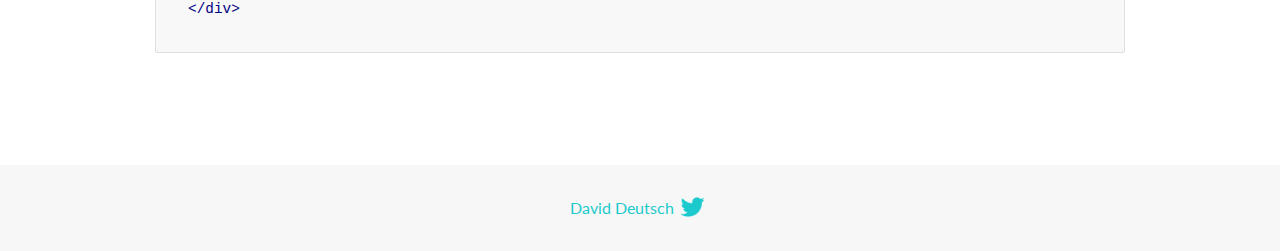
<file: OwlCarousel2-2.3.4/OwlCarousel2-2.3.4/docs/demos/merge.html>
<!DOCTYPE html>
<html lang="en">
  <head>

    <!-- head -->
    <meta charset="utf-8">
    <meta name="msapplication-tap-highlight" content="no" />
    <meta name="viewport" content="width=device-width, initial-scale=1.0" />
    <meta name="description" content="Merge Items">
    <meta name="author" content="David Deutsch">
    <title>
      Merge Demo | Owl Carousel | 2.3.4
    </title>

    <!-- Stylesheets -->
    <link href='https://fonts.googleapis.com/css?family=Lato:300,400,700,400italic,300italic' rel='stylesheet' type='text/css'>
    <link rel="stylesheet" href="../assets/css/docs.theme.min.css">

    <!-- Owl Stylesheets -->
    <link rel="stylesheet" href="../assets/owlcarousel/assets/owl.carousel.min.css">
    <link rel="stylesheet" href="../assets/owlcarousel/assets/owl.theme.default.min.css">

    <!-- HTML5 shim and Respond.js IE8 support of HTML5 elements and media queries -->

    <!--[if lt IE 9]>
      <script src="https://oss.maxcdn.com/libs/html5shiv/3.7.0/html5shiv.js"></script>
      <script src="https://oss.maxcdn.com/libs/respond.js/1.3.0/respond.min.js"></script>
    <![endif]-->

    <!-- Favicons -->
    <link rel="apple-touch-icon-precomposed" sizes="144x144" href="../assets/ico/apple-touch-icon-144-precomposed.png">
    <link rel="shortcut icon" href="../assets/ico/favicon.png">
    <link rel="shortcut icon" href="favicon.ico">

    <!-- Yeah i know js should not be in header. Its required for demos.-->

    <!-- javascript -->
    <script src="../assets/vendors/jquery.min.js"></script>
    <script src="../assets/owlcarousel/owl.carousel.js"></script>
  </head>
  <body>

    <!-- header -->
    <header class="header">
      <div class="row">
        <div class="large-12 columns">
          <div class="brand left">
            <h3>
              <a href="/OwlCarousel2/">owl.carousel.js</a> 
            </h3>
          </div>
          <a id="toggle-nav" class="right">
            <span></span> <span></span> <span></span> 
          </a> 
          <div class="nav-bar">
            <ul class="clearfix">
              <li> <a href="/OwlCarousel2/index.html">Home</a>  </li>
              <li class="active">
                <a href="/OwlCarousel2/demos/demos.html">Demos</a> 
              </li>
              <li> <a href="/OwlCarousel2/docs/started-welcome.html">Docs</a>  </li>
              <li>
                <a href="https://github.com/OwlCarousel2/OwlCarousel2/archive/2.3.4.zip">Download</a> 
                <span class="download"></span> 
              </li>
            </ul>
          </div>
        </div>
      </div>
    </header>

    <!-- title -->
    <section class="title">
      <div class="row">
        <div class="large-12 columns">
          <h1>Merge</h1>
        </div>
      </div>
    </section>

    <!--  Demos -->
    <section id="demos">
      <div class="row">
        <div class="large-12 columns">
          <div class="owl-carousel owl-theme">
            <div class="item" data-merge="1">
              <h4>1</h4>
            </div>
            <div class="item" data-merge="2">
              <h4>2</h4>
            </div>
            <div class="item" data-merge="1">
              <h4>3</h4>
            </div>
            <div class="item" data-merge="3">
              <h4>4</h4>
            </div>
            <div class="item" data-merge="6">
              <h4>6</h4>
            </div>
            <div class="item" data-merge="2">
              <h4>7</h4>
            </div>
            <div class="item" data-merge="1">
              <h4>8</h4>
            </div>
            <div class="item" data-merge="3">
              <h4>9</h4>
            </div>
            <div class="item">
              <h4>10</h4>
            </div>
            <div class="item">
              <h4>11</h4>
            </div>
            <div class="item" data-merge="2">
              <h4>12</h4>
            </div>
            <div class="item">
              <h4>13</h4>
            </div>
            <div class="item">
              <h4>14</h4>
            </div>
            <div class="item">
              <h4>15</h4>
            </div>
          </div>
          <h3 id="overview">Overview</h3>
          <p>Merge option requires <code>data-merge=&quot;number_items_to_merge&quot;</code> on any child element (can be nested as well). There is a sibling option called <code>mergeFit</code> which fits merged elements to screen size. </p>
          <p>See item 6 on breakpoint below and above <code>1000px</code> screen width.</p>
          <h3 id="setup">Setup</h3>
          <pre><code>$(&#39;.owl-carousel&#39;).owlCarousel({
    items:5,
    loop:true,
    margin:10,
    merge:true,
    responsive:{
        678:{
            mergeFit:true
        },
        1000:{
            mergeFit:false
        }
    }
});</code></pre>
          <h3 id="html">html</h3>
          <pre><code>&lt;div class=&quot;owl-carousel owl-theme&quot;&gt;
    &lt;div class=&quot;item&quot; data-merge=&quot;1&quot;&gt;&lt;h2&gt;1&lt;/h2&gt;&lt;/div&gt;
    &lt;div class=&quot;item&quot; data-merge=&quot;2&quot;&gt;&lt;h2&gt;2&lt;/h2&gt;&lt;/div&gt;
    &lt;div class=&quot;item&quot; data-merge=&quot;1&quot;&gt;&lt;h2&gt;3&lt;/h2&gt;&lt;/div&gt;
    &lt;div class=&quot;item&quot; data-merge=&quot;3&quot;&gt;&lt;h2&gt;4&lt;/h2&gt;&lt;/div&gt;
    &lt;div class=&quot;item&quot; data-merge=&quot;6&quot;&gt;&lt;h2&gt;6&lt;/h2&gt;&lt;/div&gt;
    &lt;div class=&quot;item&quot; data-merge=&quot;2&quot;&gt;&lt;h2&gt;7&lt;/h2&gt;&lt;/div&gt;
    &lt;div class=&quot;item&quot; data-merge=&quot;1&quot;&gt;&lt;h2&gt;8&lt;/h2&gt;&lt;/div&gt;
    &lt;div class=&quot;item&quot; data-merge=&quot;3&quot;&gt;&lt;h2&gt;9&lt;/h2&gt;&lt;/div&gt;
    &lt;div class=&quot;item&quot;&gt;&lt;h2&gt;10&lt;/h2&gt;&lt;/div&gt;
    &lt;div class=&quot;item&quot;&gt;&lt;h2&gt;11&lt;/h2&gt;&lt;/div&gt;
    &lt;div class=&quot;item&quot; data-merge=&quot;2&quot;&gt;&lt;h2&gt;12&lt;/h2&gt;&lt;/div&gt;
    &lt;div class=&quot;item&quot;&gt;&lt;h2&gt;13&lt;/h2&gt;&lt;/div&gt;
    &lt;div class=&quot;item&quot;&gt;&lt;h2&gt;14&lt;/h2&gt;&lt;/div&gt;
    &lt;div class=&quot;item&quot;&gt;&lt;h2&gt;15&lt;/h2&gt;&lt;/div&gt;
&lt;/div&gt;</code></pre>
          <script>
            $(document).ready(function() {
              $('.owl-carousel').owlCarousel({
                items: 5,
                loop: true,
                margin: 10,
                merge: true,
                responsive: {
                  678: {
                    mergeFit: true
                  },
                  1000: {
                    mergeFit: false
                  }
                }
              });
            })
          </script>
        </div>
      </div>
    </section>

    <!-- footer -->
    <footer class="footer">
      <div class="row">
        <div class="large-12 columns">
          <h5>
            <a href="/OwlCarousel2/docs/support-contact.html">David Deutsch</a> 
            <a id="custom-tweet-button" href="https://twitter.com/share?url=https://github.com/OwlCarousel2/OwlCarousel2&text=Owl Carousel - This is so awesome! " target="_blank"></a> 
          </h5>
        </div>
      </div>
    </footer>

    <!-- vendors -->
    <script src="../assets/vendors/highlight.js"></script>
    <script src="../assets/js/app.js"></script>
  </body>
</html>
</file>
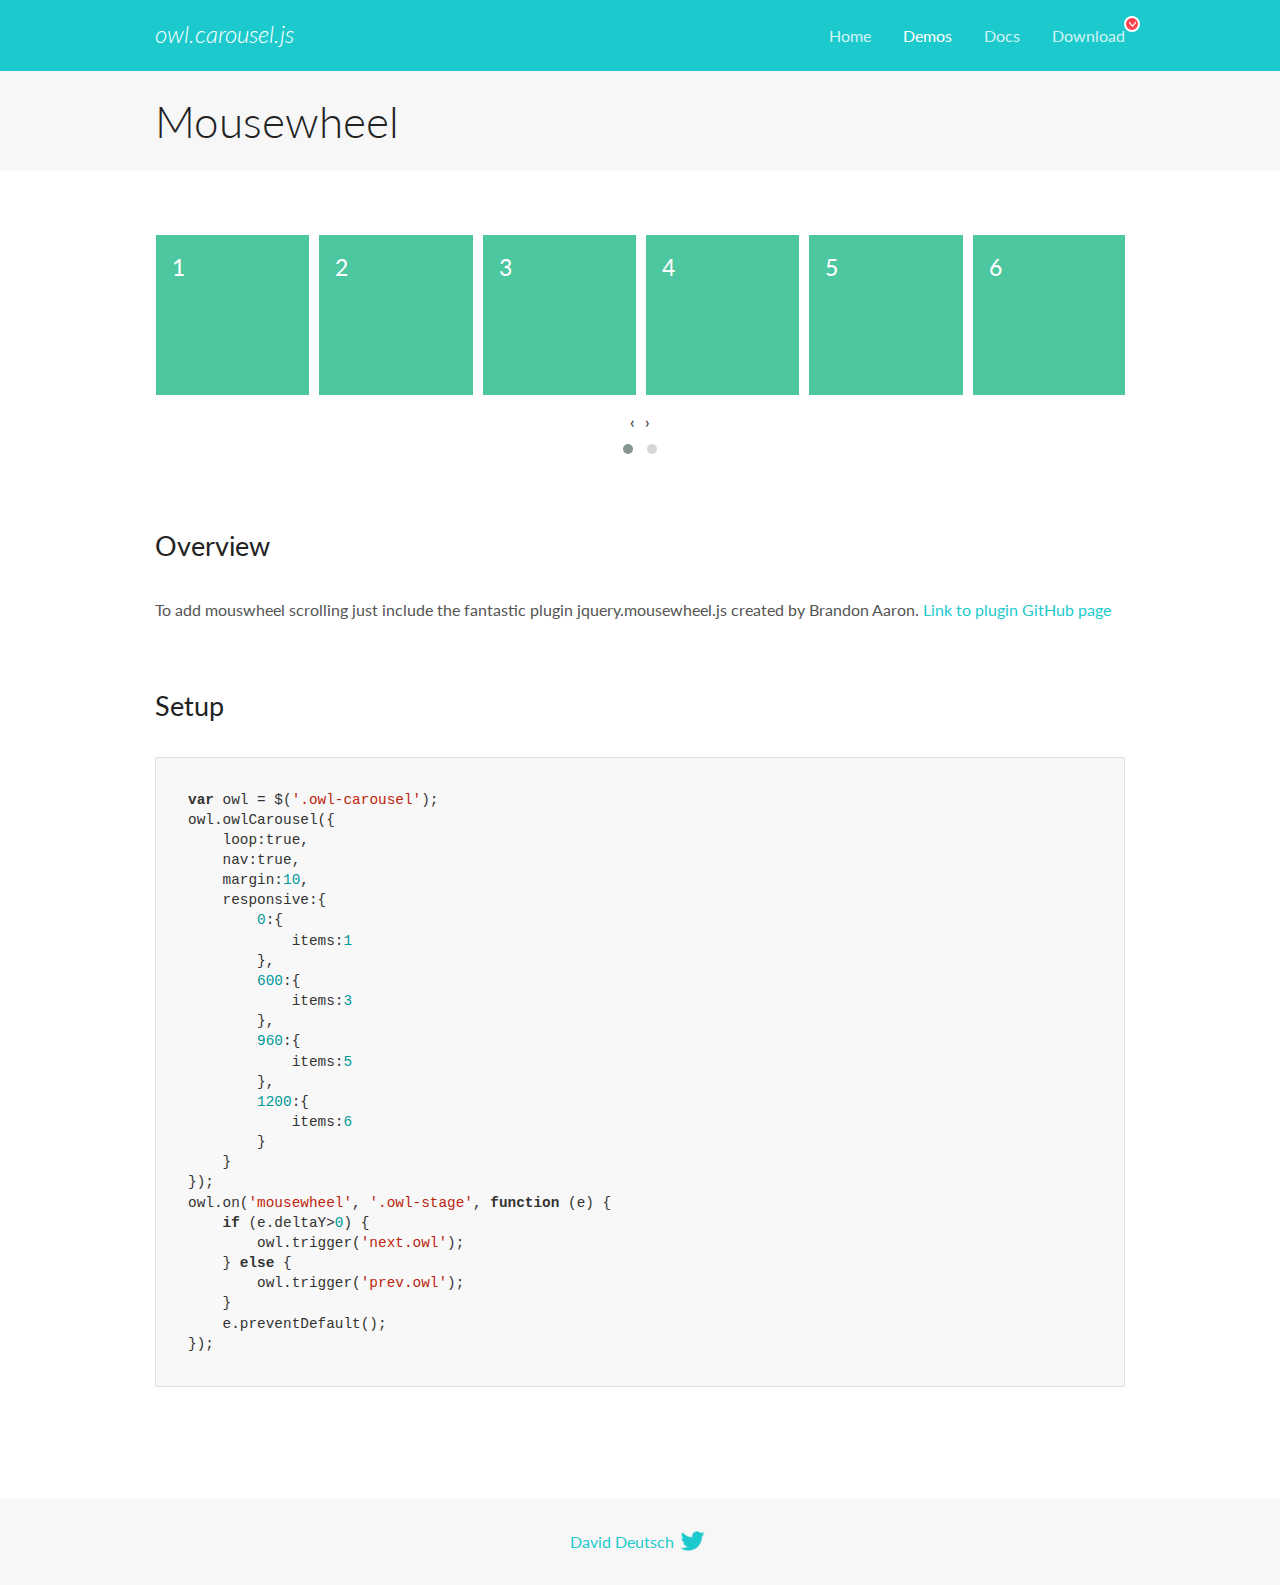
<file: OwlCarousel2-2.3.4/OwlCarousel2-2.3.4/docs/demos/mousewheel.html>
<!DOCTYPE html>
<html lang="en">
  <head>

    <!-- head -->
    <meta charset="utf-8">
    <meta name="msapplication-tap-highlight" content="no" />
    <meta name="viewport" content="width=device-width, initial-scale=1.0" />
    <meta name="description" content="Mousewheel usage demo">
    <meta name="author" content="David Deutsch">
    <title>
      Mousewheel Demo | Owl Carousel | 2.3.4
    </title>

    <!-- Stylesheets -->
    <link href='https://fonts.googleapis.com/css?family=Lato:300,400,700,400italic,300italic' rel='stylesheet' type='text/css'>
    <link rel="stylesheet" href="../assets/css/docs.theme.min.css">

    <!-- Owl Stylesheets -->
    <link rel="stylesheet" href="../assets/owlcarousel/assets/owl.carousel.min.css">
    <link rel="stylesheet" href="../assets/owlcarousel/assets/owl.theme.default.min.css">

    <!-- HTML5 shim and Respond.js IE8 support of HTML5 elements and media queries -->

    <!--[if lt IE 9]>
      <script src="https://oss.maxcdn.com/libs/html5shiv/3.7.0/html5shiv.js"></script>
      <script src="https://oss.maxcdn.com/libs/respond.js/1.3.0/respond.min.js"></script>
    <![endif]-->

    <!-- Favicons -->
    <link rel="apple-touch-icon-precomposed" sizes="144x144" href="../assets/ico/apple-touch-icon-144-precomposed.png">
    <link rel="shortcut icon" href="../assets/ico/favicon.png">
    <link rel="shortcut icon" href="favicon.ico">

    <!-- Yeah i know js should not be in header. Its required for demos.-->

    <!-- javascript -->
    <script src="../assets/vendors/jquery.min.js"></script>
    <script src="../assets/owlcarousel/owl.carousel.js"></script>
  </head>
  <body>

    <!-- header -->
    <header class="header">
      <div class="row">
        <div class="large-12 columns">
          <div class="brand left">
            <h3>
              <a href="/OwlCarousel2/">owl.carousel.js</a> 
            </h3>
          </div>
          <a id="toggle-nav" class="right">
            <span></span> <span></span> <span></span> 
          </a> 
          <div class="nav-bar">
            <ul class="clearfix">
              <li> <a href="/OwlCarousel2/index.html">Home</a>  </li>
              <li class="active">
                <a href="/OwlCarousel2/demos/demos.html">Demos</a> 
              </li>
              <li> <a href="/OwlCarousel2/docs/started-welcome.html">Docs</a>  </li>
              <li>
                <a href="https://github.com/OwlCarousel2/OwlCarousel2/archive/2.3.4.zip">Download</a> 
                <span class="download"></span> 
              </li>
            </ul>
          </div>
        </div>
      </div>
    </header>

    <!-- title -->
    <section class="title">
      <div class="row">
        <div class="large-12 columns">
          <h1>Mousewheel</h1>
        </div>
      </div>
    </section>

    <!--  Demos -->
    <section id="demos">
      <div class="row">
        <div class="large-12 columns">
          <div class="owl-carousel owl-theme">
            <div class="item">
              <h4>1</h4>
            </div>
            <div class="item">
              <h4>2</h4>
            </div>
            <div class="item">
              <h4>3</h4>
            </div>
            <div class="item">
              <h4>4</h4>
            </div>
            <div class="item">
              <h4>5</h4>
            </div>
            <div class="item">
              <h4>6</h4>
            </div>
            <div class="item">
              <h4>7</h4>
            </div>
            <div class="item">
              <h4>8</h4>
            </div>
            <div class="item">
              <h4>9</h4>
            </div>
            <div class="item">
              <h4>10</h4>
            </div>
            <div class="item">
              <h4>11</h4>
            </div>
            <div class="item">
              <h4>12</h4>
            </div>
          </div>
          <h3 id="overview">Overview</h3>
          <p>To add mouswheel scrolling just include the fantastic plugin jquery.mousewheel.js created by Brandon Aaron.
            <a href="https://github.com/brandonaaron/jquery-mousewheel">Link to plugin GitHub page</a> 
          </p>
          <h3 id="setup">Setup</h3>
          <pre><code>var owl = $(&#39;.owl-carousel&#39;);
owl.owlCarousel({
    loop:true,
    nav:true,
    margin:10,
    responsive:{
        0:{
            items:1
        },
        600:{
            items:3
        },            
        960:{
            items:5
        },
        1200:{
            items:6
        }
    }
});
owl.on(&#39;mousewheel&#39;, &#39;.owl-stage&#39;, function (e) {
    if (e.deltaY&gt;0) {
        owl.trigger(&#39;next.owl&#39;);
    } else {
        owl.trigger(&#39;prev.owl&#39;);
    }
    e.preventDefault();
});</code></pre>
          <script src="../assets/vendors/jquery.mousewheel.min.js"></script>
          <script>
            $(document).ready(function() {
              var owl = $('.owl-carousel');
              owl.owlCarousel({
                loop: true,
                nav: true,
                margin: 10,
                responsive: {
                  0: {
                    items: 1
                  },
                  600: {
                    items: 3
                  },
                  960: {
                    items: 5
                  },
                  1200: {
                    items: 6
                  }
                }
              });
              owl.on('mousewheel', '.owl-stage', function(e) {
                if (e.deltaY > 0) {
                  owl.trigger('next.owl');
                } else {
                  owl.trigger('prev.owl');
                }
                e.preventDefault();
              });
            })
          </script>
        </div>
      </div>
    </section>

    <!-- footer -->
    <footer class="footer">
      <div class="row">
        <div class="large-12 columns">
          <h5>
            <a href="/OwlCarousel2/docs/support-contact.html">David Deutsch</a> 
            <a id="custom-tweet-button" href="https://twitter.com/share?url=https://github.com/OwlCarousel2/OwlCarousel2&text=Owl Carousel - This is so awesome! " target="_blank"></a> 
          </h5>
        </div>
      </div>
    </footer>

    <!-- vendors -->
    <script src="../assets/vendors/highlight.js"></script>
    <script src="../assets/js/app.js"></script>
  </body>
</html>
</file>
